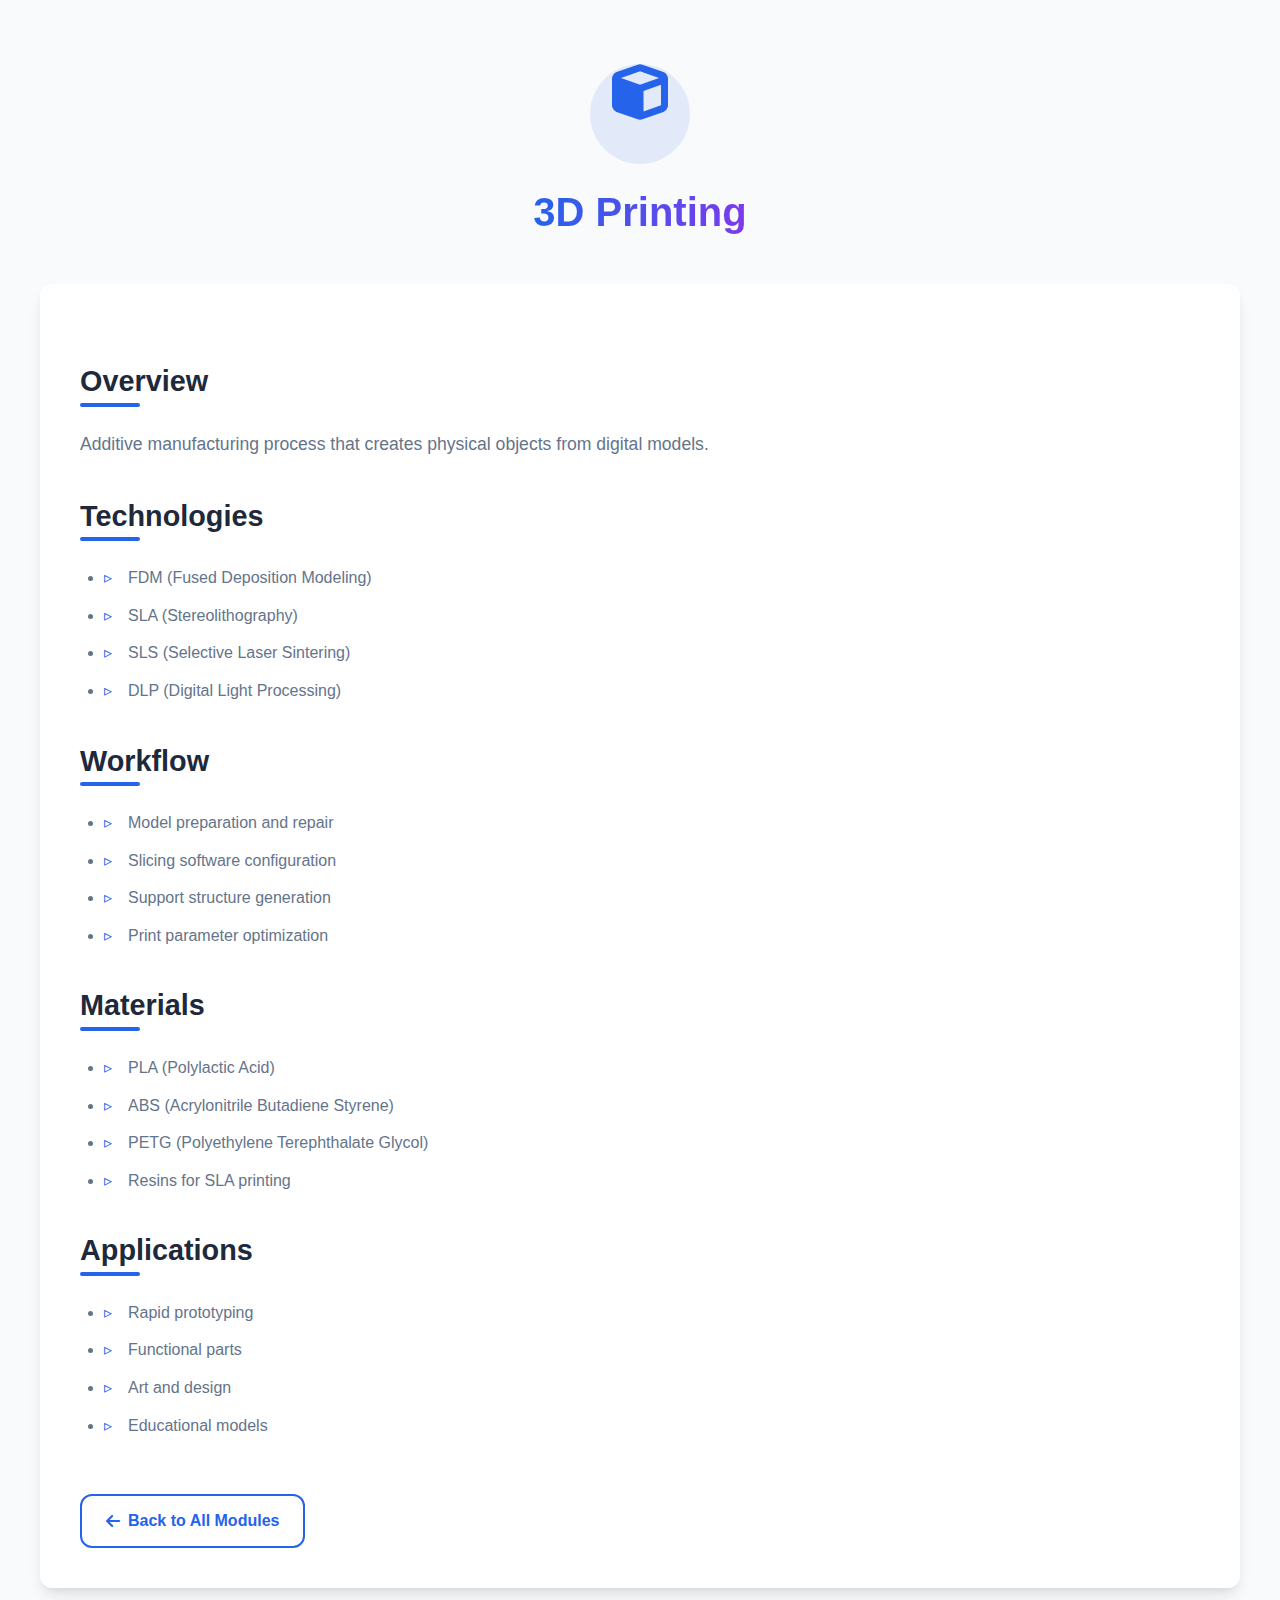
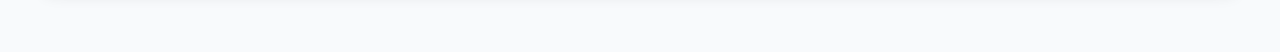
<file: 3d-printing.html>
<!DOCTYPE html>
<html lang="en">
<head>
    <meta charset="UTF-8">
    <meta name="viewport" content="width=device-width, initial-scale=1.0">
    <title>3D Printing Module | Digital FABLAB</title>
    <link rel="stylesheet" href="styles.css">
    <link href="https://cdnjs.cloudflare.com/ajax/libs/font-awesome/6.0.0/css/all.min.css" rel="stylesheet">
    <!-- Same head content -->
</head>
<body>
    <!-- Same navbar -->

    <section class="course-detail">
        <div class="container">
            <div class="course-header">
                <i class="fas fa-cube course-icon"></i>
                <h1>3D Printing</h1>
            </div>
            
            <div class="course-content">
                <h2>Overview</h2>
                <p>Additive manufacturing process that creates physical objects from digital models.</p>
                
                <h2>Technologies</h2>
                <ul>
                    <li>FDM (Fused Deposition Modeling)</li>
                    <li>SLA (Stereolithography)</li>
                    <li>SLS (Selective Laser Sintering)</li>
                    <li>DLP (Digital Light Processing)</li>
                </ul>
                
                <h2>Workflow</h2>
                <ul>
                    <li>Model preparation and repair</li>
                    <li>Slicing software configuration</li>
                    <li>Support structure generation</li>
                    <li>Print parameter optimization</li>
                </ul>
                
                <h2>Materials</h2>
                <ul>
                    <li>PLA (Polylactic Acid)</li>
                    <li>ABS (Acrylonitrile Butadiene Styrene)</li>
                    <li>PETG (Polyethylene Terephthalate Glycol)</li>
                    <li>Resins for SLA printing</li>
                </ul>
                
                <h2>Applications</h2>
                <ul>
                    <li>Rapid prototyping</li>
                    <li>Functional parts</li>
                    <li>Art and design</li>
                    <li>Educational models</li>
                </ul>
                
                <a href="index.html#courses" class="back-button"><i class="fas fa-arrow-left"></i> Back to All Modules</a>
            </div>
        </div>
    </section>

    <!-- Same footer -->
</body>
</html>
</file>
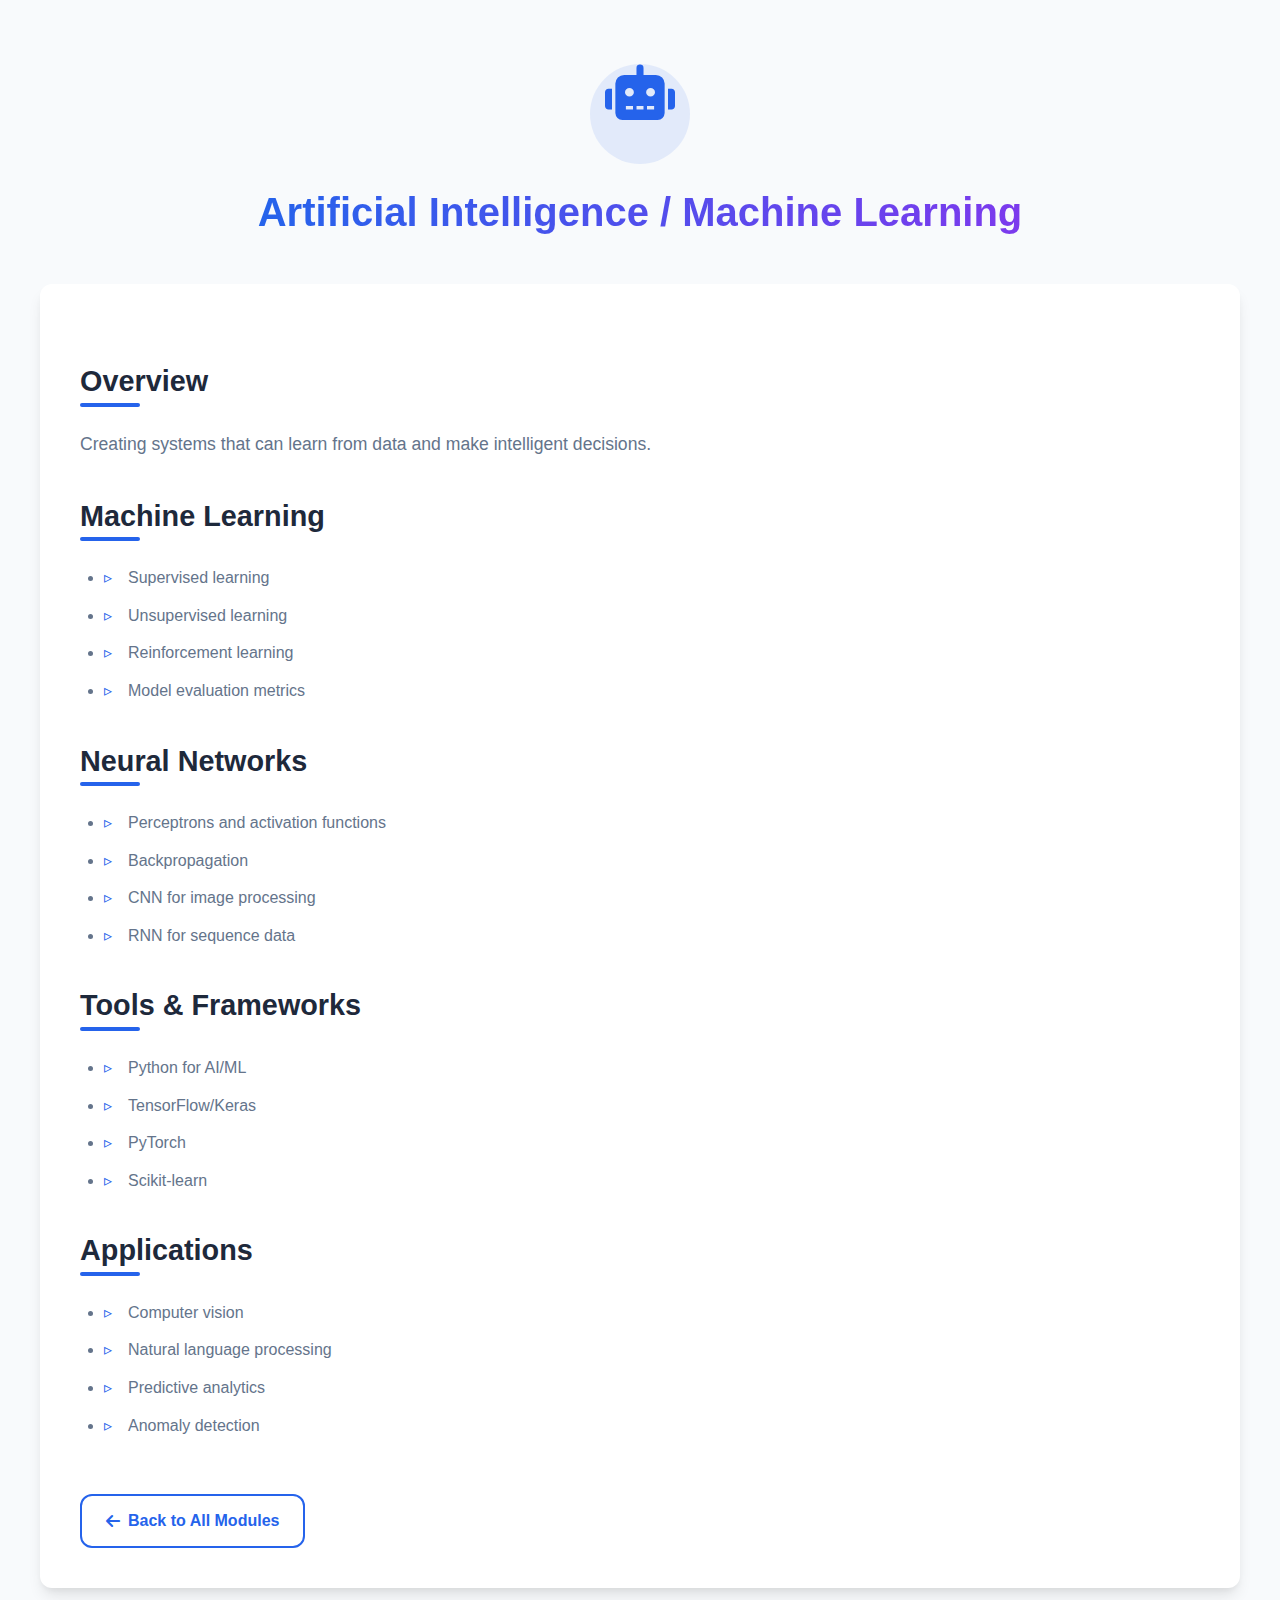
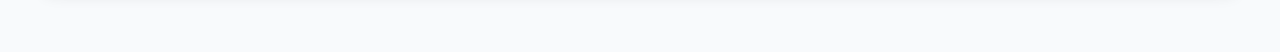
<file: ai-ml.html>
<!DOCTYPE html>
<html lang="en">
<head>
    <meta charset="UTF-8">
    <meta name="viewport" content="width=device-width, initial-scale=1.0">
    <title>AI/ML Module | Digital FABLAB</title>
    <link rel="stylesheet" href="styles.css">
    <link href="https://cdnjs.cloudflare.com/ajax/libs/font-awesome/6.0.0/css/all.min.css" rel="stylesheet">
    <!-- Same head content -->
</head>
<body>
    <!-- Same navbar -->

    <section class="course-detail">
        <div class="container">
            <div class="course-header">
                <i class="fas fa-robot course-icon"></i>
                <h1>Artificial Intelligence / Machine Learning</h1>
            </div>
            
            <div class="course-content">
                <h2>Overview</h2>
                <p>Creating systems that can learn from data and make intelligent decisions.</p>
                
                <h2>Machine Learning</h2>
                <ul>
                    <li>Supervised learning</li>
                    <li>Unsupervised learning</li>
                    <li>Reinforcement learning</li>
                    <li>Model evaluation metrics</li>
                </ul>
                
                <h2>Neural Networks</h2>
                <ul>
                    <li>Perceptrons and activation functions</li>
                    <li>Backpropagation</li>
                    <li>CNN for image processing</li>
                    <li>RNN for sequence data</li>
                </ul>
                
                <h2>Tools & Frameworks</h2>
                <ul>
                    <li>Python for AI/ML</li>
                    <li>TensorFlow/Keras</li>
                    <li>PyTorch</li>
                    <li>Scikit-learn</li>
                </ul>
                
                <h2>Applications</h2>
                <ul>
                    <li>Computer vision</li>
                    <li>Natural language processing</li>
                    <li>Predictive analytics</li>
                    <li>Anomaly detection</li>
                </ul>
                
                <a href="index.html#courses" class="back-button"><i class="fas fa-arrow-left"></i> Back to All Modules</a>
            </div>
        </div>
    </section>

    <!-- Same footer -->
</body>
</html>
</file>
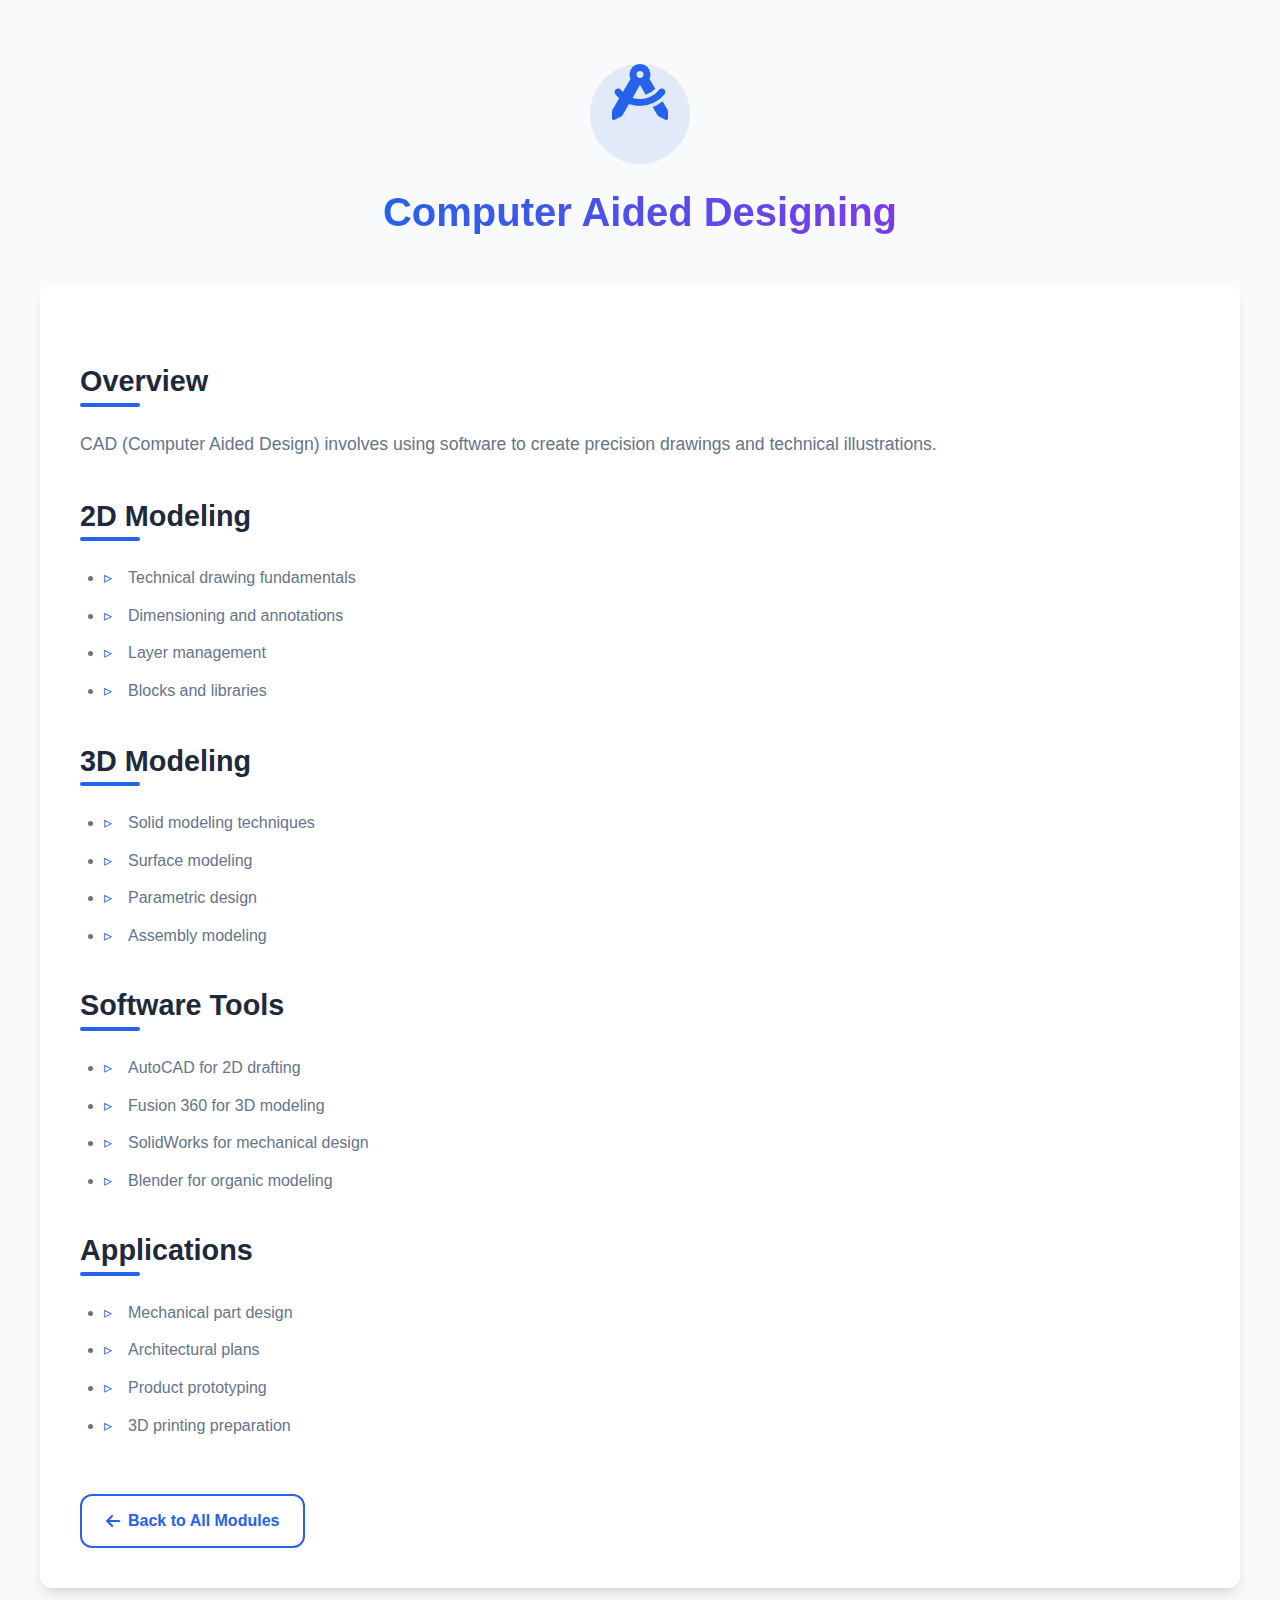
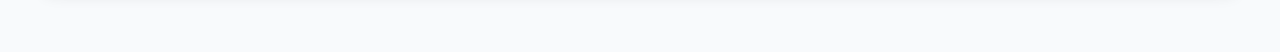
<file: cad-design.html>
<!DOCTYPE html>
<html lang="en">
<head>
    <meta charset="UTF-8">
    <meta name="viewport" content="width=device-width, initial-scale=1.0">
    <title>CAD Design Module | Digital FABLAB</title>
    <link rel="stylesheet" href="styles.css">
    <link href="https://cdnjs.cloudflare.com/ajax/libs/font-awesome/6.0.0/css/all.min.css" rel="stylesheet">
    <!-- Same head content as web-development.html -->
</head>
<body>
    <!-- Same navbar as web-development.html -->

    <section class="course-detail">
        <div class="container">
            <div class="course-header">
                <i class="fas fa-drafting-compass course-icon"></i>
                <h1>Computer Aided Designing</h1>
            </div>
            
            <div class="course-content">
                <h2>Overview</h2>
                <p>CAD (Computer Aided Design) involves using software to create precision drawings and technical illustrations.</p>
                
                <h2>2D Modeling</h2>
                <ul>
                    <li>Technical drawing fundamentals</li>
                    <li>Dimensioning and annotations</li>
                    <li>Layer management</li>
                    <li>Blocks and libraries</li>
                </ul>
                
                <h2>3D Modeling</h2>
                <ul>
                    <li>Solid modeling techniques</li>
                    <li>Surface modeling</li>
                    <li>Parametric design</li>
                    <li>Assembly modeling</li>
                </ul>
                
                <h2>Software Tools</h2>
                <ul>
                    <li>AutoCAD for 2D drafting</li>
                    <li>Fusion 360 for 3D modeling</li>
                    <li>SolidWorks for mechanical design</li>
                    <li>Blender for organic modeling</li>
                </ul>
                
                <h2>Applications</h2>
                <ul>
                    <li>Mechanical part design</li>
                    <li>Architectural plans</li>
                    <li>Product prototyping</li>
                    <li>3D printing preparation</li>
                </ul>
                
                <a href="index.html#courses" class="back-button"><i class="fas fa-arrow-left"></i> Back to All Modules</a>
            </div>
        </div>
    </section>

    <!-- Same footer -->
</body>
</html>
</file>
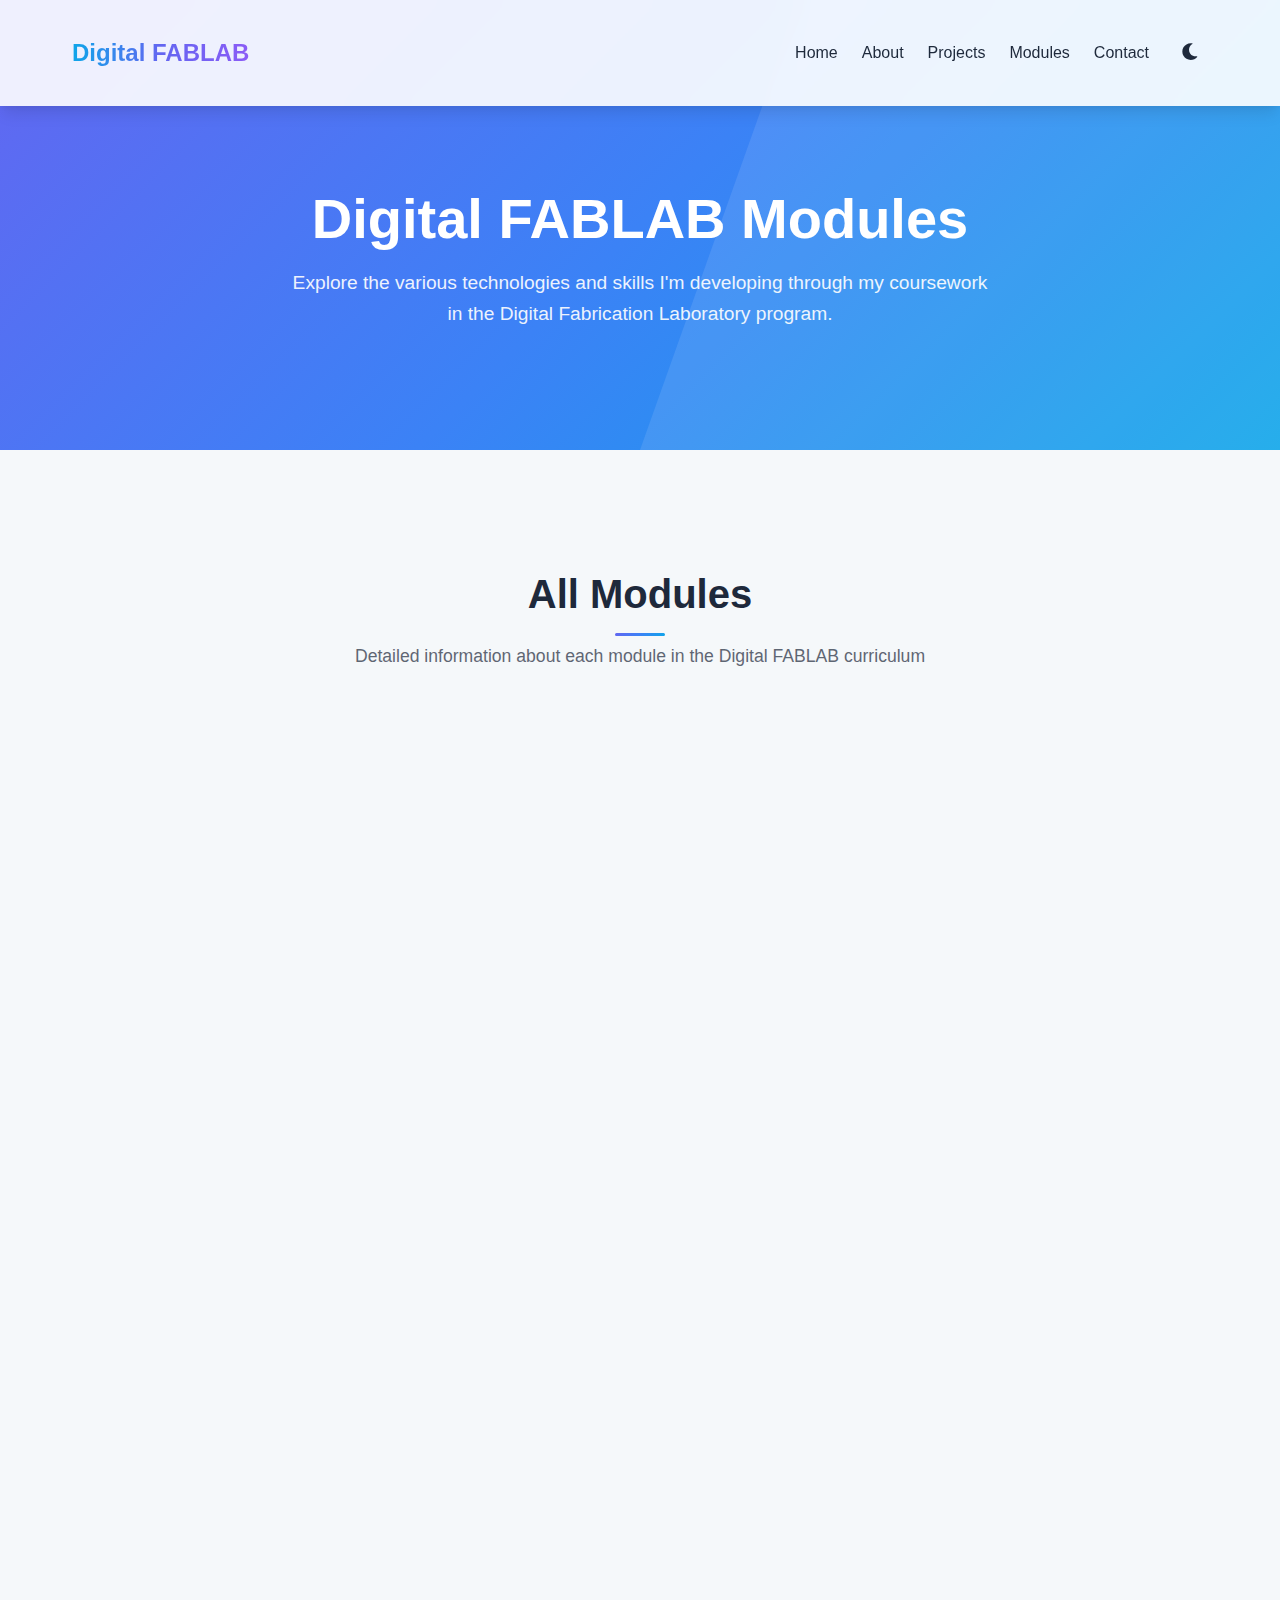
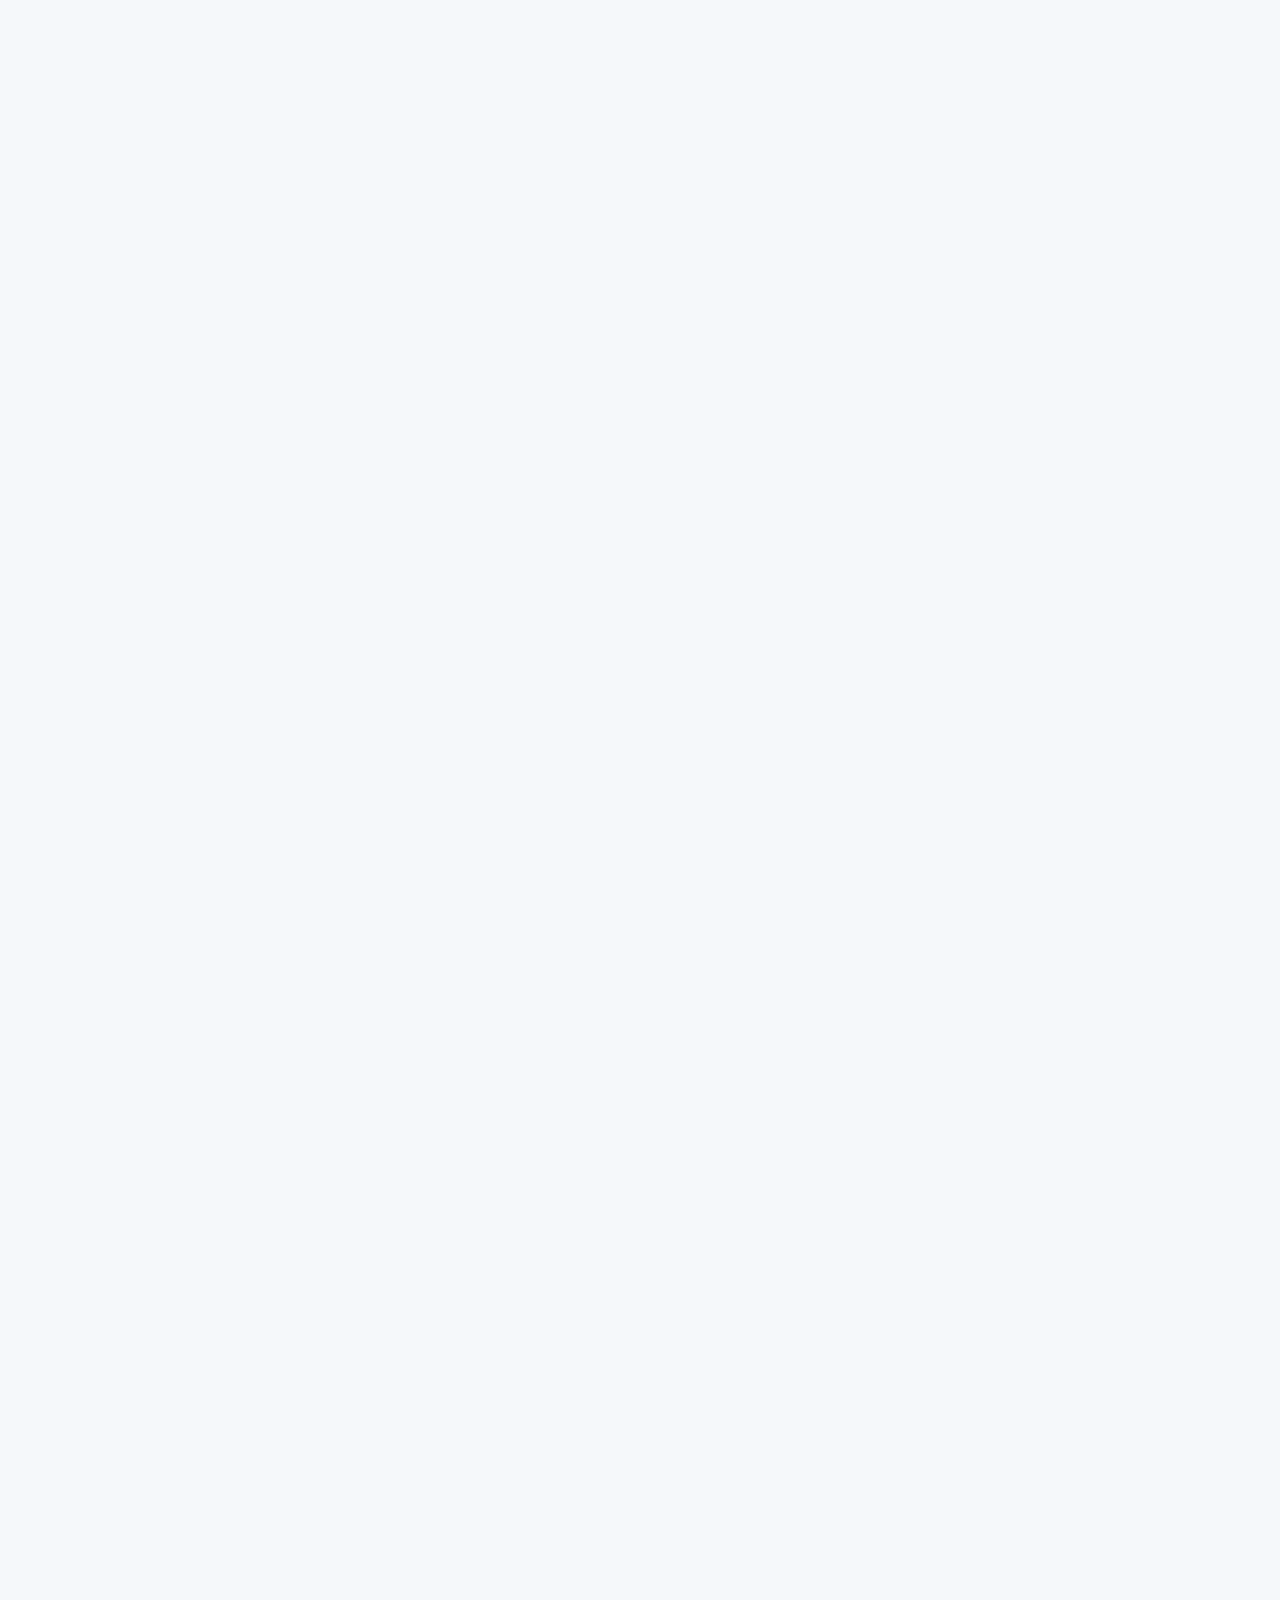
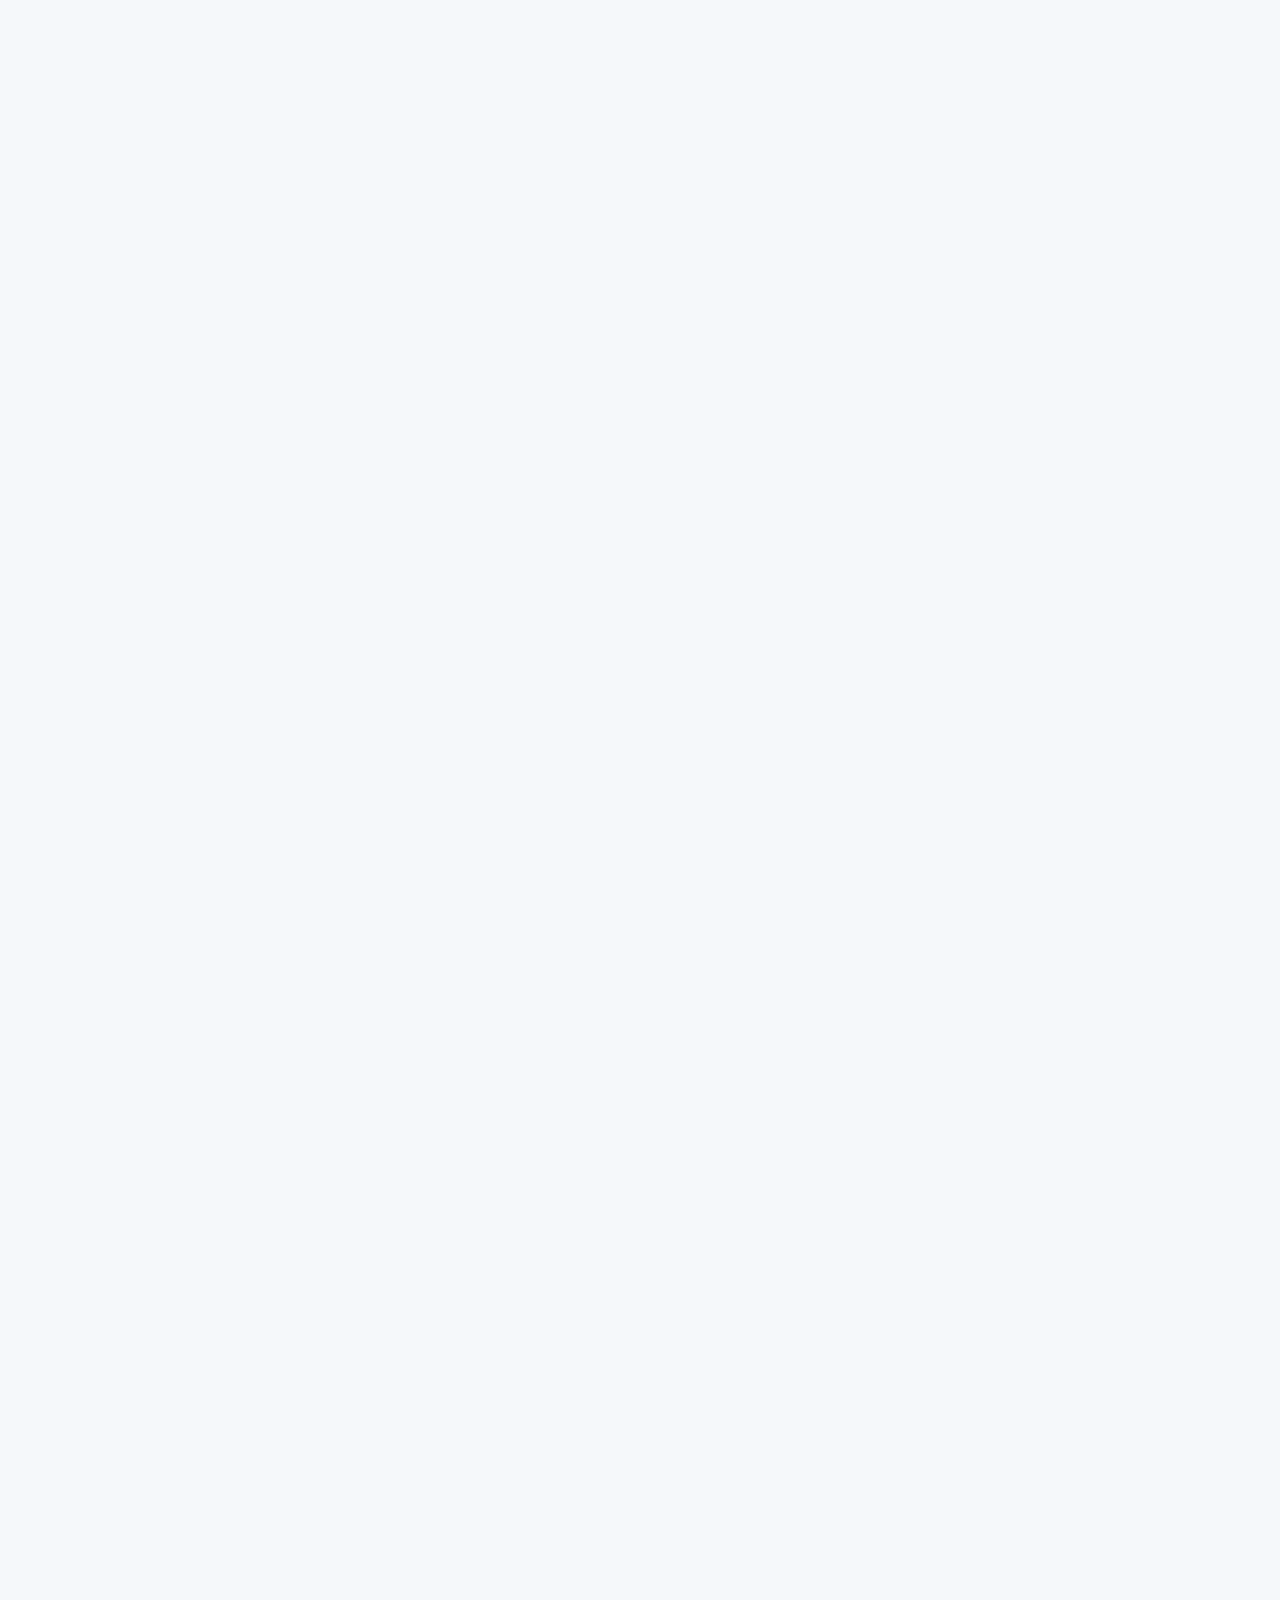
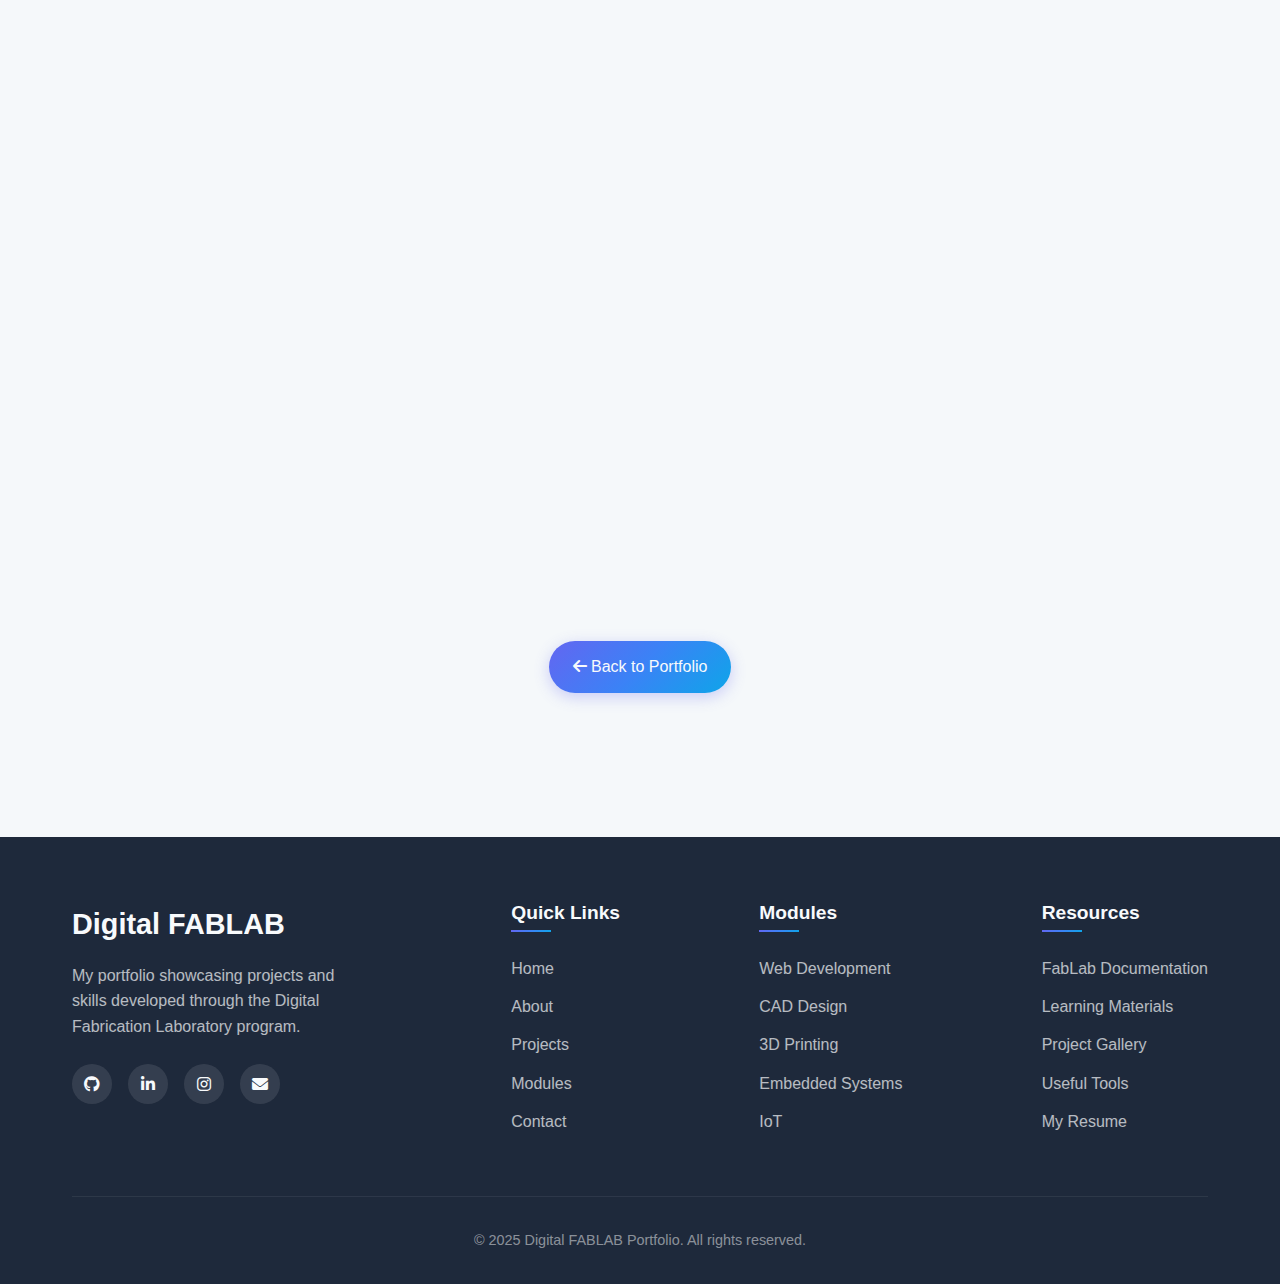
<file: courses.html>
<!DOCTYPE html>
<html lang="en">
<head>
    <meta charset="UTF-8">
    <meta name="viewport" content="width=device-width, initial-scale=1.0">
    <title>Digital FABLAB - Courses</title>
    <!-- <link href="https://cdnjs.cloudflare.com/ajax/libs/font-awesome/6.0.0/css/all.min.css" rel="stylesheet"> -->
    <link rel="stylesheet" href="styles.css">
    <link href="https://cdnjs.cloudflare.com/ajax/libs/font-awesome/6.0.0/css/all.min.css" rel="stylesheet">
    <style>
        :root {
            --primary-color: #0ea5e9;
            --secondary-color: #6366f1;
            --tertiary-color: #8b5cf6;
            --dark-color: #1e293b;
            --light-color: #f8fafc;
            --bg-color: #f5f8fa;
            --card-bg: #ffffff;
            --shadow: 0 10px 15px -3px rgba(0, 0, 0, 0.1), 0 4px 6px -2px rgba(0, 0, 0, 0.05);
            --hover-shadow: 0 20px 25px -5px rgba(0, 0, 0, 0.1), 0 10px 10px -5px rgba(0, 0, 0, 0.04);
            --primary-gradient: linear-gradient(135deg, #6366f1, #3b82f6, #0ea5e9);
            --secondary-gradient: linear-gradient(135deg, #8b5cf6, #6366f1, #3b82f6);
            --text-gradient: linear-gradient(to right, #0ea5e9, #6366f1, #8b5cf6);
        }
        
        /* Dark mode variables */
        .dark-mode {
            --dark-color: #f8fafc;
            --light-color: #1e293b;
            --bg-color: #0f172a;
            --card-bg: #1e293b;
            --shadow: 0 10px 15px -3px rgba(0, 0, 0, 0.3), 0 4px 6px -2px rgba(0, 0, 0, 0.2);
            --hover-shadow: 0 20px 25px -5px rgba(0, 0, 0, 0.3), 0 10px 10px -5px rgba(0, 0, 0, 0.2);
        }
        
        * {
            margin: 0;
            padding: 0;
            box-sizing: border-box;
            font-family: 'Poppins', 'Segoe UI', Tahoma, Geneva, Verdana, sans-serif;
            transition: background-color 0.3s ease, color 0.3s ease;
        }
        
        body {
            background-color: var(--bg-color);
            color: var(--dark-color);
            line-height: 1.6;
            overflow-x: hidden;
        }
        
        h1, h2, h3, h4, h5, h6 {
            font-weight: 700;
            line-height: 1.2;
        }
        
        .container {
            max-width: 1200px;
            margin: 0 auto;
            padding: 0 2rem;
        }
        
        /* Navbar */
        .navbar {
            position: fixed;
            top: 0;
            left: 0;
            width: 100%;
            background-color: rgba(255, 255, 255, 0.9);
            backdrop-filter: blur(10px);
            -webkit-backdrop-filter: blur(10px);
            box-shadow: var(--shadow);
            z-index: 1000;
            transition: all 0.3s ease;
        }
        
        .dark-mode .navbar {
            background-color: rgba(30, 41, 59, 0.9);
        }
        
        .nav-container {
            display: flex;
            justify-content: space-between;
            align-items: center;
            padding: 1rem 2rem;
        }
        
        .nav-logo {
            font-weight: 700;
            font-size: 1.5rem;
            background-image: var(--text-gradient);
            -webkit-background-clip: text;
            background-clip: text;
            color: transparent;
            text-decoration: none;
        }
        
        .nav-menu {
            display: flex;
            gap: 1.5rem;
            align-items: center;
        }
        
        .nav-link {
            text-decoration: none;
            color: var(--dark-color);
            font-weight: 500;
            position: relative;
            transition: all 0.3s ease;
        }
        
        .dark-mode .nav-link {
            color: var(--light-color);
        }
        
        .nav-link::after {
            content: '';
            position: absolute;
            width: 0;
            height: 2px;
            bottom: -5px;
            left: 0;
            background-image: var(--primary-gradient);
            transition: width 0.3s ease;
        }
        
        .nav-link:hover {
            color: var(--primary-color);
        }
        
        .nav-link:hover::after {
            width: 100%;
        }
        
        .dark-mode-toggle {
            background: none;
            border: none;
            color: var(--dark-color);
            font-size: 1.2rem;
            cursor: pointer;
            padding: 0.5rem;
            border-radius: 50%;
            transition: all 0.3s ease;
        }
        
        .dark-mode .dark-mode-toggle {
            color: var(--light-color);
        }
        
        .dark-mode-toggle:hover {
            background-color: rgba(99, 102, 241, 0.1);
        }
        
        /* Hero Section */
        .courses-hero {
            padding-top: 6rem;
            min-height: 50vh;
            display: flex;
            align-items: center;
            position: relative;
            overflow: hidden;
            background-image: var(--primary-gradient);
            color: white;
            text-align: center;
        }
        
        .courses-hero::before {
            content: '';
            position: absolute;
            top: 0;
            right: 0;
            width: 50%;
            height: 100%;
            background-color: rgba(255, 255, 255, 0.1);
            clip-path: polygon(25% 0%, 100% 0%, 100% 100%, 0% 100%);
            z-index: 0;
        }
        
        .courses-hero-content {
            width: 100%;
            position: relative;
            z-index: 1;
        }
        
        .courses-hero-heading {
            font-size: 3.5rem;
            margin-bottom: 1rem;
        }
        
        .courses-hero-subtitle {
            font-size: 1.2rem;
            opacity: 0.9;
            max-width: 700px;
            margin: 0 auto 2rem;
        }
        
        /* Courses Section */
        .courses-section {
            padding: 5rem 0;
        }
        
        .section-header {
            text-align: center;
            margin-bottom: 4rem;
        }
        
        .section-title {
            font-size: 2.5rem;
            margin-bottom: 1rem;
            position: relative;
            display: inline-block;
        }
        
        .section-title::after {
            content: '';
            position: absolute;
            left: 50%;
            bottom: -10px;
            transform: translateX(-50%);
            width: 50px;
            height: 3px;
            background-image: var(--primary-gradient);
        }
        
        .section-subtitle {
            font-size: 1.1rem;
            color: var(--dark-color);
            opacity: 0.7;
            max-width: 600px;
            margin: 0 auto;
        }
        
        .dark-mode .section-subtitle {
            color: var(--light-color);
            opacity: 0.9;
        }
        
        .courses-grid {
            display: grid;
            grid-template-columns: repeat(auto-fill, minmax(350px, 1fr));
            gap: 2rem;
            margin-top: 4rem;
        }
        
        .course-card {
            background-color: var(--card-bg);
            border-radius: 10px;
            overflow: hidden;
            box-shadow: var(--shadow);
            transition: transform 0.3s ease, box-shadow 0.3s ease;
            position: relative;
        }
        
        .course-card:hover {
            transform: translateY(-10px);
            box-shadow: var(--hover-shadow);
        }
        
        .course-header {
            padding: 2rem;
            background-image: var(--primary-gradient);
            color: var(--light-color);
            position: relative;
            overflow: hidden;
        }
        
        .course-header::before {
            content: '';
            position: absolute;
            top: -50%;
            right: -50%;
            width: 100%;
            height: 100%;
            background-color: rgba(255, 255, 255, 0.1);
            transform: rotate(45deg);
        }
        
        .course-header h3 {
            position: relative;
            z-index: 1;
            font-size: 1.5rem;
        }
        
        .coming-soon .course-header {
            background-image: var(--secondary-gradient);
        }
        
        .coming-soon::after {
            content: "Coming Soon";
            position: absolute;
            top: 1rem;
            right: 1rem;
            background-color: var(--light-color);
            color: var(--primary-color);
            padding: 0.3rem 0.8rem;
            border-radius: 50px;
            font-size: 0.8rem;
            font-weight: bold;
            z-index: 2;
            box-shadow: var(--shadow);
        }
        
        .course-icon {
            font-size: 2rem;
            margin-bottom: 1rem;
        }
        
        .course-content {
            padding: 2rem;
        }
        
        .course-content p {
            margin-bottom: 1.5rem;
            color: var(--dark-color);
            opacity: 0.8;
        }
        
        .dark-mode .course-content p {
            color: var(--light-color);
        }
        
        .course-content h4 {
            color: var(--primary-color);
            margin-bottom: 1rem;
        }
        
        .course-content ul {
            list-style-type: none;
            margin-bottom: 1.5rem;
        }
        
        .course-content li {
            margin-bottom: 0.5rem;
            position: relative;
            padding-left: 1.5rem;
            color: var(--dark-color);
            opacity: 0.9;
        }
        
        .dark-mode .course-content li {
            color: var(--light-color);
        }
        
        .course-content li::before {
            content: '•';
            position: absolute;
            left: 0;
            color: var(--primary-color);
            font-weight: bold;
        }
        
        .back-button {
            display: inline-block;
            margin-top: 2rem;
            padding: 0.8rem 1.5rem;
            background-image: var(--primary-gradient);
            color: var(--light-color);
            border-radius: 50px;
            text-decoration: none;
            font-weight: 500;
            transition: all 0.3s ease;
            border: none;
            cursor: pointer;
            box-shadow: 0 4px 15px rgba(99, 102, 241, 0.3);
        }
        
        .back-button:hover {
            transform: translateY(-3px);
            box-shadow: 0 8px 20px rgba(99, 102, 241, 0.5);
        }
        
        /* Footer */
        footer {
            background-color: var(--dark-color);
            color: var(--light-color);
            padding: 4rem 0 2rem;
        }
        
        .dark-mode footer {
            background-color: #0f172a;
        }
        
        .footer-content {
            display: flex;
            justify-content: space-between;
            margin-bottom: 3rem;
        }
        
        .footer-logo {
            font-size: 1.8rem;
            font-weight: 700;
            margin-bottom: 1rem;
        }
        
        .footer-description {
            max-width: 300px;
            opacity: 0.7;
            margin-bottom: 1.5rem;
        }
        
        .footer-title {
            font-size: 1.2rem;
            margin-bottom: 1.5rem;
            position: relative;
            padding-bottom: 0.5rem;
        }
        
        .footer-title::after {
            content: '';
            position: absolute;
            bottom: 0;
            left: 0;
            width: 40px;
            height: 2px;
            background-image: var(--primary-gradient);
        }
        
        .footer-links {
            list-style-type: none;
        }
        
        .footer-links li {
            margin-bottom: 0.8rem;
        }
        
        .footer-links a {
            color: var(--light-color);
            opacity: 0.7;
            text-decoration: none;
            transition: all 0.3s ease;
        }
        
        .footer-links a:hover {
            opacity: 1;
            color: var(--primary-color);
        }
        
        .social-icons {
            display: flex;
            gap: 1rem;
        }
        
        .social-icon {
            width: 40px;
            height: 40px;
            border-radius: 50%;
            background-color: rgba(255, 255, 255, 0.1);
            display: flex;
            align-items: center;
            justify-content: center;
            color: var(--light-color);
            transition: all 0.3s ease;
            text-decoration: none;
        }
        
        .social-icon:hover {
            background-image: var(--primary-gradient);
            transform: translateY(-3px);
        }
        
        .copyright {
            text-align: center;
            padding-top: 2rem;
            border-top: 1px solid rgba(255, 255, 255, 0.1);
            font-size: 0.9rem;
            opacity: 0.7;
        }
        
        /* Responsive Design */
        @media (max-width: 768px) {
            .nav-container {
                flex-direction: column;
                gap: 1rem;
            }
            
            .courses-hero-heading {
                font-size: 2.5rem;
            }
            
            .courses-grid {
                grid-template-columns: 1fr;
            }
            
            .footer-content {
                flex-direction: column;
                gap: 2rem;
            }
        }
        
        /* Animations */
        @keyframes fadeIn {
            from {
                opacity: 0;
                transform: translateY(20px);
            }
            to {
                opacity: 1;
                transform: translateY(0);
            }
        }
        
        .fade-in {
            animation: fadeIn 1s ease-out forwards;
        }
        
        /* Delay classes for staggered animations */
        .delay-1 {
            animation-delay: 0.2s;
        }
        
        .delay-2 {
            animation-delay: 0.4s;
        }
        
        .delay-3 {
            animation-delay: 0.6s;
        }
        
        .delay-4 {
            animation-delay: 0.8s;
        }
    </style>
</head>
<body>
    <nav class="navbar">
        <div class="container nav-container">
            <a href="index.html" class="nav-logo">Digital FABLAB</a>
            <div class="nav-menu">
                <a href="index.html#home" class="nav-link">Home</a>
                <a href="index.html#about" class="nav-link">About</a>
                <a href="index.html#projects" class="nav-link">Projects</a>
                <a href="courses.html" class="nav-link">Modules</a>
                <a href="index.html#contact" class="nav-link">Contact</a>
                <button class="dark-mode-toggle" id="darkModeToggle">
                    <i class="fas fa-moon"></i>
                </button>
            </div>
        </div>
    </nav>
    
    <section class="courses-hero">
        <div class="container">
            <div class="courses-hero-content fade-in">
                <h1 class="courses-hero-heading">Digital FABLAB Modules</h1>
                <p class="courses-hero-subtitle">Explore the various technologies and skills I'm developing through my coursework in the Digital Fabrication Laboratory program.</p>
            </div>
        </div>
    </section>
    
    <section class="courses-section">
        <div class="container">
            <div class="section-header">
                <h2 class="section-title">All Modules</h2>
                <p class="section-subtitle">Detailed information about each module in the Digital FABLAB curriculum</p>
            </div>
            <div class="courses-grid">
                <!-- Web Development -->
                <div class="course-card fade-in">
                    <div class="course-header">
                        <i class="fas fa-code course-icon"></i>
                        <h3>Web Development</h3>
                    </div>
                    <div class="course-content">
                        <p>Currently learning the foundations of web development to create interactive and responsive websites.</p>
                        <h4>Key Skills:</h4>
                        <ul>
                            <li>HTML - Structure and semantics</li>
                            <li>CSS - Styling and layouts</li>
                            <li>JavaScript - Interactivity</li>
                        </ul>
                        <h4>HTML (HyperText Markup Language)</h4>
                        <p>HTML is the standard markup language for creating web pages. It defines the structure and content of web pages using various elements and tags.</p>
                        <ul>
                            <li>Semantic HTML elements</li>
                            <li>Forms and input types</li>
                            <li>Multimedia integration</li>
                            <li>Document structure</li>
                        </ul>
                        
                        <h4>CSS (Cascading Style Sheets)</h4>
                        <p>CSS is a style sheet language used for describing the presentation of a document written in HTML. It controls the layout, colors, and visual appearance of web pages.</p>
                        <ul>
                            <li>Box model and layout</li>
                            <li>Flexbox and Grid systems</li>
                            <li>Responsive design</li>
                            <li>Animations and transitions</li>
                            <li>CSS variables and custom properties</li>
                        </ul>
                        
                        <h4>JavaScript</h4>
                        <p>JavaScript is a programming language that enables interactive web pages and is an essential part of web applications.</p>
                        <ul>
                            <li>DOM manipulation</li>
                            <li>Event handling</li>
                            <li>Asynchronous programming</li>
                            <li>API integration</li>
                        </ul>
                    </div>
                </div>
                
                <!-- Computer Aided Designing -->
                <div class="course-card fade-in delay-1">
                    <div class="course-header">
                        <i class="fas fa-drafting-compass course-icon"></i>
                        <h3>Computer Aided Designing</h3>
                    </div>
                    <div class="course-content">
                        <p>Learn to create digital designs for manufacturing using professional CAD software.</p>
                        <h4>Key Skills:</h4>
                        <ul>
                            <li>2D & 3D modeling</li>
                            <li>Technical drawing</li>
                            <li>Design optimization</li>
                        </ul>
                        <p>Computer Aided Design (CAD) is the use of computer systems to assist in the creation, modification, analysis, or optimization of a design.</p>
                        <ul>
                            <li>Creating parametric models</li>
                            <li>Assembly design and constraints</li>
                            <li>Material properties and analysis</li>
                            <li>Blueprint and documentation generation</li>
                            <li>Integration with manufacturing processes</li>
                        </ul>
                    </div>
                </div>
                
                <!-- Computer Aided Cutting -->
                <div class="course-card fade-in delay-2">
                    <div class="course-header">
                        <i class="fas fa-cut course-icon"></i>
                        <h3>Computer Aided Cutting</h3>
                    </div>
                    <div class="course-content">
                        <p>Master precision cutting using computer-controlled machines for various materials.</p>
                        <h4>Key Skills:</h4>
                        <ul>
                            <li>Laser cutting</li>
                            <li>CNC machining</li>
                            <li>Toolpath creation</li>
                        </ul>
                        <p>Computer Aided Cutting involves using computer-controlled machines to precisely cut materials for manufacturing and prototyping.</p>
                        <ul>
                            <li>Laser cutting techniques for various materials</li>
                            <li>CNC router operation and programming</li>
                            <li>Vinyl cutting for signage and electronics</li>
                            <li>Toolpath generation and optimization</li>
                            <li>Material selection and preparation</li>
                        </ul>
                    </div>
                </div>
                
                <!-- 3D Printing -->
                <div class="course-card fade-in delay-3">
                    <div class="course-header">
                        <i class="fas fa-cube course-icon"></i>
                        <h3>3D Printing</h3>
                    </div>
                    <div class="course-content">
                        <p>Explore additive manufacturing technologies to create three-dimensional objects.</p>
                        <h4>Key Skills:</h4>
                        <ul>
                            <li>FDM printing</li>
                            <li>SLA printing</li>
                            <li>Model preparation</li>
                        </ul>
                        <p>3D printing or additive manufacturing is the construction of a three-dimensional object from a CAD model or a digital 3D model.</p>
                        <ul>
                            <li>Fused Deposition Modeling (FDM) technology</li>
                            <li>Stereolithography (SLA) printing</li>
                            <li>Model slicing and support generation</li>
                            <li>Material properties and selection</li>
                            <li>Post-processing techniques</li>
                        </ul>
                    </div>
                </div>
                
                <!-- Embedded Systems -->
                <div class="course-card fade-in">
                    <div class="course-header">
                        <i class="fas fa-microchip course-icon"></i>
                        <h3>Embedded Systems</h3>
                    </div>
                    <div class="course-content">
                        <p>Develop skills to create smart devices with microcontrollers and sensors.</p>
                        <h4>Key Skills:</h4>
                        <ul>
                            <li>Arduino programming</li>
                            <li>Sensor integration</li>
                            <li>IoT applications</li>
                        </ul>
                        <p>Embedded systems are computer systems with a dedicated function within a larger mechanical or electrical system.</p>
                        <ul>
                            <li>Microcontroller programming (Arduino, ESP32)</li>
                            <li>Sensor integration and data acquisition</li>
                            <li>Wireless communication (Bluetooth, WiFi)</li>
                            <li>Power management for embedded devices</li>
                            <li>IoT cloud integration</li>
                        </ul>
                    </div>
                </div>
                
                <!-- PCB Design -->
                <div class="course-card fade-in delay-1">
                    <div class="course-header">
                        <i class="fas fa-project-diagram course-icon"></i>
                        <h3>PCB Design</h3>
                    </div>
                    <div class="course-content">
                        <p>Learn to design and fabricate printed circuit boards for electronic projects.</p>
                        <h4>Key Skills:</h4>
                        <ul>
                            <li>Schematic design</li>
                            <li>PCB layout</li>
                            <li>Manufacturing process</li>
                        </ul>
                        <p>Printed circuit board (PCB) design brings your electronic circuits to life in physical form.</p>
                        <ul>
                            <li>Schematic capture and component selection</li>
                            <li>PCB layout and routing techniques</li>
                            <li>Design for manufacturability (DFM)</li>
                            <li>PCB fabrication methods</li>
                            <li>Surface mount technology (SMT)</li>
                        </ul>
                    </div>
                </div>
                
                <!-- IoT -->
                <div class="course-card fade-in delay-2">
                    <div class="course-header">
                        <i class="fas fa-wifi course-icon"></i>
                        <h3>Internet of Things</h3>
                    </div>
                    <div class="course-content">
                        <p>Connect physical devices to the internet to collect and exchange data.</p>
                        <h4>Key Skills:</h4>
                        <ul>
                            <li>Sensor networks</li>
                            <li>Wireless communication</li>
                            <li>Cloud integration</li>
                        </ul>
                        <p>The Internet of Things (IoT) refers to the network of physical objects embedded with sensors, software, and other technologies to connect and exchange data.</p>
                        <ul>
                            <li>IoT architectures and protocols</li>
                            <li>Edge computing and fog computing</li>
                            <li>Data analytics for IoT</li>
                            <li>Security in IoT systems</li>
                            <li>Cloud platforms for IoT</li>
                        </ul>
                    </div>
                </div>
                
                <!-- Java -->
                <div class="course-card fade-in delay-3">
                    <div class="course-header">
                        <i class="fab fa-java course-icon"></i>
                        <h3>Java Programming</h3>
                    </div>
                    <div class="course-content">
                        <p>Learn object-oriented programming with Java for applications and systems.</p>
                        <h4>Key Skills:</h4>
                        <ul>
                            <li>Object-oriented concepts</li>
                            <li>Data structures</li>
                            <li>Application development</li>
                        </ul>
                        <p>Java is a high-level, class-based, object-oriented programming language designed to have as few implementation dependencies as possible.</p>
                        <ul>
                            <li>Java syntax and fundamentals</li>
                            <li>Object-oriented programming principles</li>
                            <li>Collections framework</li>
                            <li>Exception handling</li>
                            <li>Multithreading</li>
                        </ul>
                    </div>
                </div>
                
                <!-- Networking -->
                <div class="course-card fade-in">
                    <div class="course-header">
                        <i class="fas fa-network-wired course-icon"></i>
                        <h3>Networking</h3>
                    </div>
                    <div class="course-content">
                        <p>Understand computer networks and communication protocols.</p>
                        <h4>Key Skills:</h4>
                        <ul>
                            <li>Network architectures</li>
                            <li>Protocols and standards</li>
                            <li>Security fundamentals</li>
                        </ul>
                        <p>Computer networking is the practice of interfacing two or more computing devices to share data.</p>
                        <ul>
                            <li>OSI and TCP/IP models</li>
                            <li>IP addressing and subnetting</li>
                            <li>Routing and switching</li>
                            <li>Network security principles</li>
                            <li>Wireless networking</li>
                        </ul>
                    </div>
                </div>
                
                <!-- AI/ML -->
                <div class="course-card coming-soon fade-in delay-1">
                    <div class="course-header">
                        <i class="fas fa-robot course-icon"></i>
                        <h3>AI/ML</h3>
                    </div>
                    <div class="course-content">
                        <p>Introduction to artificial intelligence and machine learning concepts.</p>
                        <h4>Key Skills:</h4>
                        <ul>
                            <li>Machine learning algorithms</li>
                            <li>Neural networks</li>
                            <li>Data preprocessing</li>
                        </ul>
                        <p>Artificial intelligence (AI) and machine learning (ML) involve creating systems that can learn from and make decisions based on data.</p>
                        <ul>
                            <li>Supervised and unsupervised learning</li>
                            <li>Neural networks and deep learning</li>
                            <li>Natural language processing</li>
                            <li>Computer vision</li>
                            <li>Model evaluation and optimization</li>
                        </ul>
                    </div>
                </div>
            </div>
            <div style="text-align: center;">
                <a href="index.html" class="back-button"><i class="fas fa-arrow-left"></i> Back to Portfolio</a>
            </div>
        </div>
    </section>
    
    <!-- Footer -->
    <footer>
        <div class="container">
            <div class="footer-content">
                <div class="footer-about">
                    <div class="footer-logo">Digital FABLAB</div>
                    <p class="footer-description">
                        My portfolio showcasing projects and skills developed through the Digital Fabrication Laboratory program.
                    </p>
                    <div class="social-icons">
                        <a href="https://kamranali-996.github.io/portfolio/" class="social-icon" target="_blank"><i class="fab fa-github"></i></a>
                        <a href="https://www.linkedin.com/in/kamran-ali-74061232a?utm_source=share&utm_campaign=share_via&utm_content=profile&utm_medium=android_app" class="social-icon" target="_blank"><i class="fab fa-linkedin-in"></i></a>
                        <a href="https://www.instagram.com/kame_ali_18?igsh=NzEzZzc2ZTlzdWc3" class="social-icon" target="_blank"><i class="fab fa-instagram"></i></a>
                        <a href="mailto:kamranaliali996@gmail.com" class="social-icon"><i class="fas fa-envelope"></i></a>
                    </div>
                </div>
                <div class="footer-links">
                    <h4 class="footer-title">Quick Links</h4>
                    <ul class="footer-links">
                        <li><a href="index.html#home">Home</a></li>
                        <li><a href="index.html#about">About</a></li>
                        <li><a href="index.html#projects">Projects</a></li>
                        <li><a href="courses.html">Modules</a></li>
                        <li><a href="index.html#contact">Contact</a></li>
                    </ul>
                </div>
                <div class="footer-links">
                    <h4 class="footer-title">Modules</h4>
                    <ul class="footer-links">
                        <li><a href="courses.html#web-dev">Web Development</a></li>
                        <li><a href="courses.html#cad">CAD Design</a></li>
                        <li><a href="courses.html#3d-print">3D Printing</a></li>
                        <li><a href="courses.html#embedded">Embedded Systems</a></li>
                        <li><a href="courses.html#iot">IoT</a></li>
                    </ul>
                </div>
                <div class="footer-links">
                    <h4 class="footer-title">Resources</h4>
                    <ul class="footer-links">
                        <li><a href="#">FabLab Documentation</a></li>
                        <li><a href="#">Learning Materials</a></li>
                        <li><a href="#">Project Gallery</a></li>
                        <li><a href="#">Useful Tools</a></li>
                        <li><a href="#">My Resume</a></li>
                    </ul>
                </div>
            </div>
            <div class="copyright">
                <p>&copy; 2025 Digital FABLAB Portfolio. All rights reserved.</p>
            </div>
        </div>
    </footer>

    <script>
        // Dark mode toggle
        const darkModeToggle = document.getElementById('darkModeToggle');
        const body = document.body;
        
        // Check for saved user preference
        if (localStorage.getItem('darkMode') === 'enabled') {
            body.classList.add('dark-mode');
            darkModeToggle.innerHTML = '<i class="fas fa-sun"></i>';
        }
        
        darkModeToggle.addEventListener('click', () => {
            body.classList.toggle('dark-mode');
            
            if (body.classList.contains('dark-mode')) {
                localStorage.setItem('darkMode', 'enabled');
                darkModeToggle.innerHTML = '<i class="fas fa-sun"></i>';
            } else {
                localStorage.setItem('darkMode', 'disabled');
                darkModeToggle.innerHTML = '<i class="fas fa-moon"></i>';
            }
        });
        
        // Intersection Observer for scroll animations
        const fadeElements = document.querySelectorAll('.fade-in');
        
        const observer = new IntersectionObserver((entries) => {
            entries.forEach(entry => {
                if (entry.isIntersecting) {
                    entry.target.style.opacity = 1;
                    entry.target.style.transform = 'translateY(0)';
                }
            });
        }, {
            threshold: 0.1
        });
        
        fadeElements.forEach(element => {
            element.style.opacity = 0;
            element.style.transform = 'translateY(20px)';
            element.style.transition = 'opacity 0.6s ease, transform 0.6s ease';
            observer.observe(element);
        });
    </script>
</body>
</html>
</file>
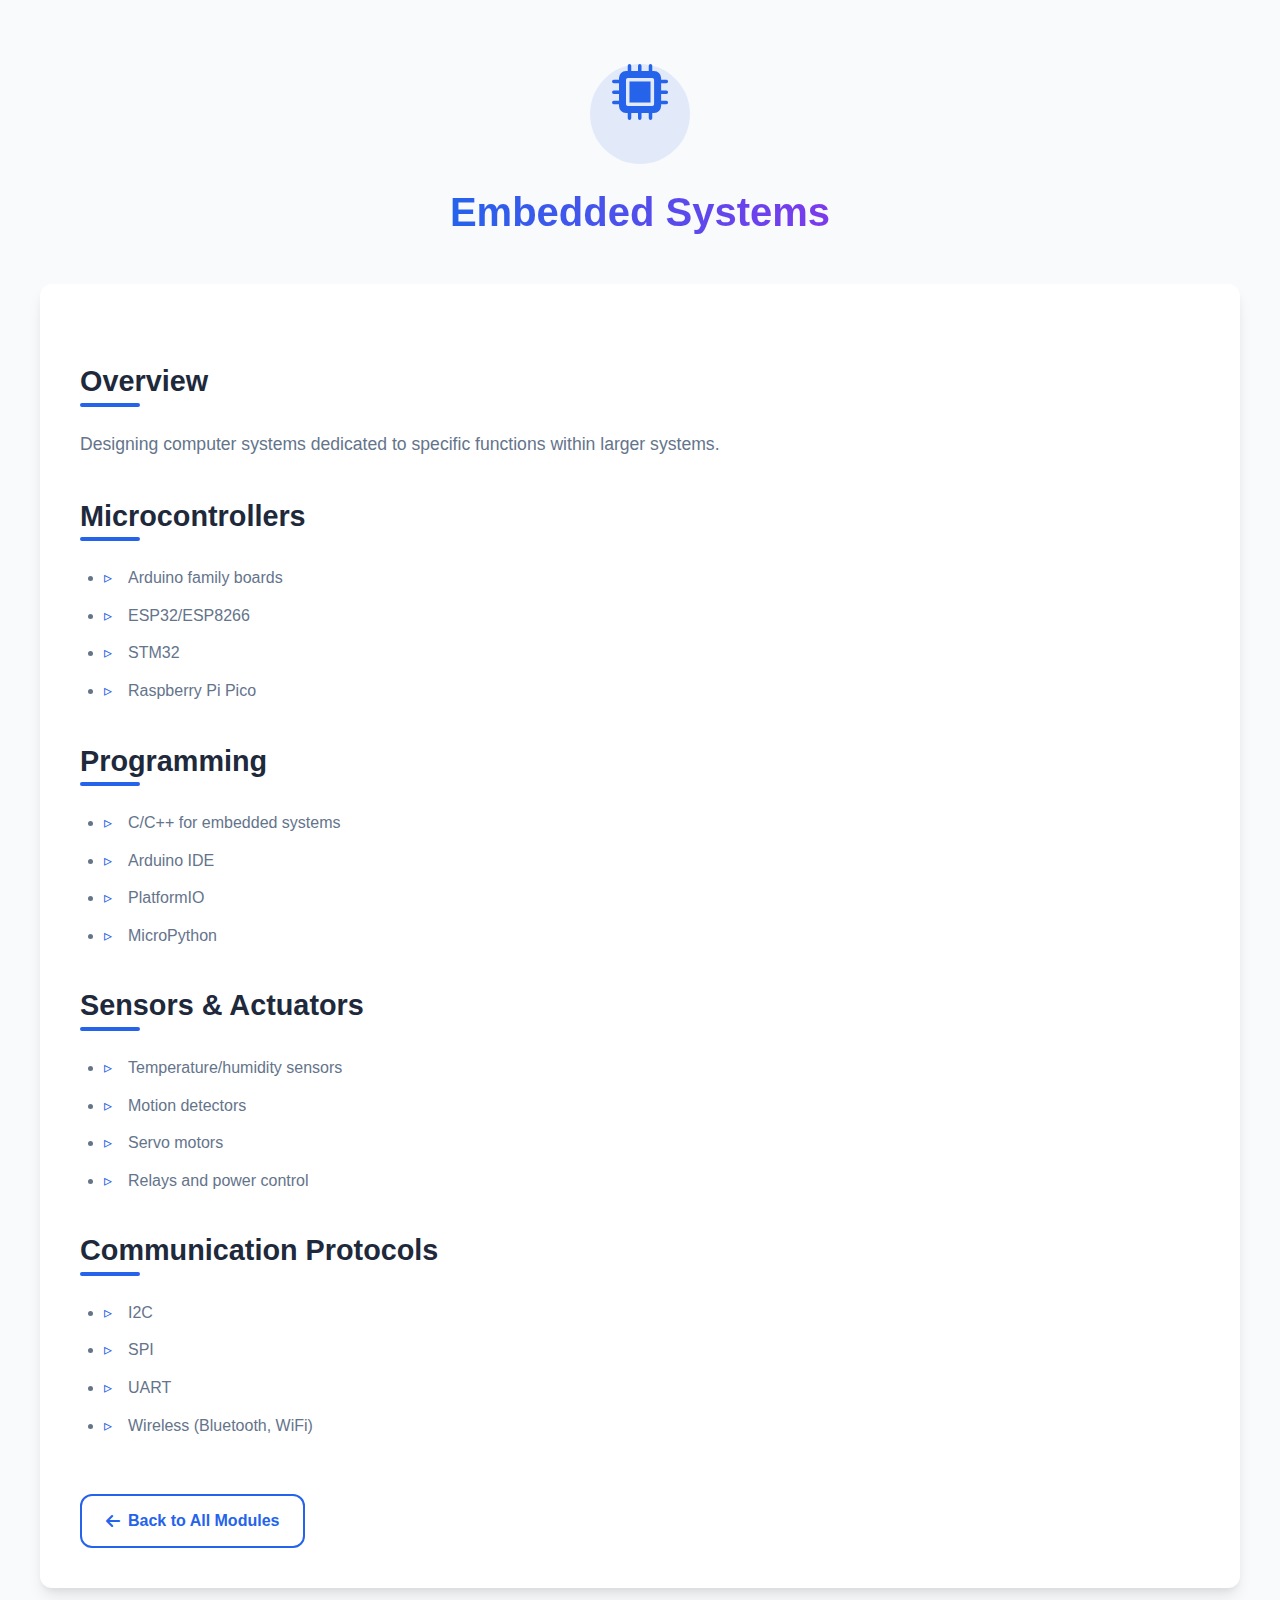
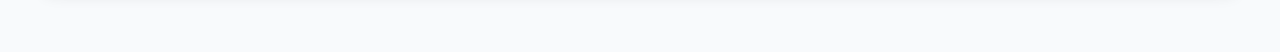
<file: embedded-systems.html>
<!DOCTYPE html>
<html lang="en">
<head>
    <meta charset="UTF-8">
    <meta name="viewport" content="width=device-width, initial-scale=1.0">
    <title>Embedded Systems Module | Digital FABLAB</title>
    <link rel="stylesheet" href="styles.css">
    <link href="https://cdnjs.cloudflare.com/ajax/libs/font-awesome/6.0.0/css/all.min.css" rel="stylesheet">
    <!-- Same head content -->
</head>
<body>
    <!-- Same navbar -->

    <section class="course-detail">
        <div class="container">
            <div class="course-header">
                <i class="fas fa-microchip course-icon"></i>
                <h1>Embedded Systems</h1>
            </div>
            
            <div class="course-content">
                <h2>Overview</h2>
                <p>Designing computer systems dedicated to specific functions within larger systems.</p>
                
                <h2>Microcontrollers</h2>
                <ul>
                    <li>Arduino family boards</li>
                    <li>ESP32/ESP8266</li>
                    <li>STM32</li>
                    <li>Raspberry Pi Pico</li>
                </ul>
                
                <h2>Programming</h2>
                <ul>
                    <li>C/C++ for embedded systems</li>
                    <li>Arduino IDE</li>
                    <li>PlatformIO</li>
                    <li>MicroPython</li>
                </ul>
                
                <h2>Sensors & Actuators</h2>
                <ul>
                    <li>Temperature/humidity sensors</li>
                    <li>Motion detectors</li>
                    <li>Servo motors</li>
                    <li>Relays and power control</li>
                </ul>
                
                <h2>Communication Protocols</h2>
                <ul>
                    <li>I2C</li>
                    <li>SPI</li>
                    <li>UART</li>
                    <li>Wireless (Bluetooth, WiFi)</li>
                </ul>
                
                <a href="index.html#courses" class="back-button"><i class="fas fa-arrow-left"></i> Back to All Modules</a>
            </div>
        </div>
    </section>

    <!-- Same footer -->
</body>
</html>
</file>
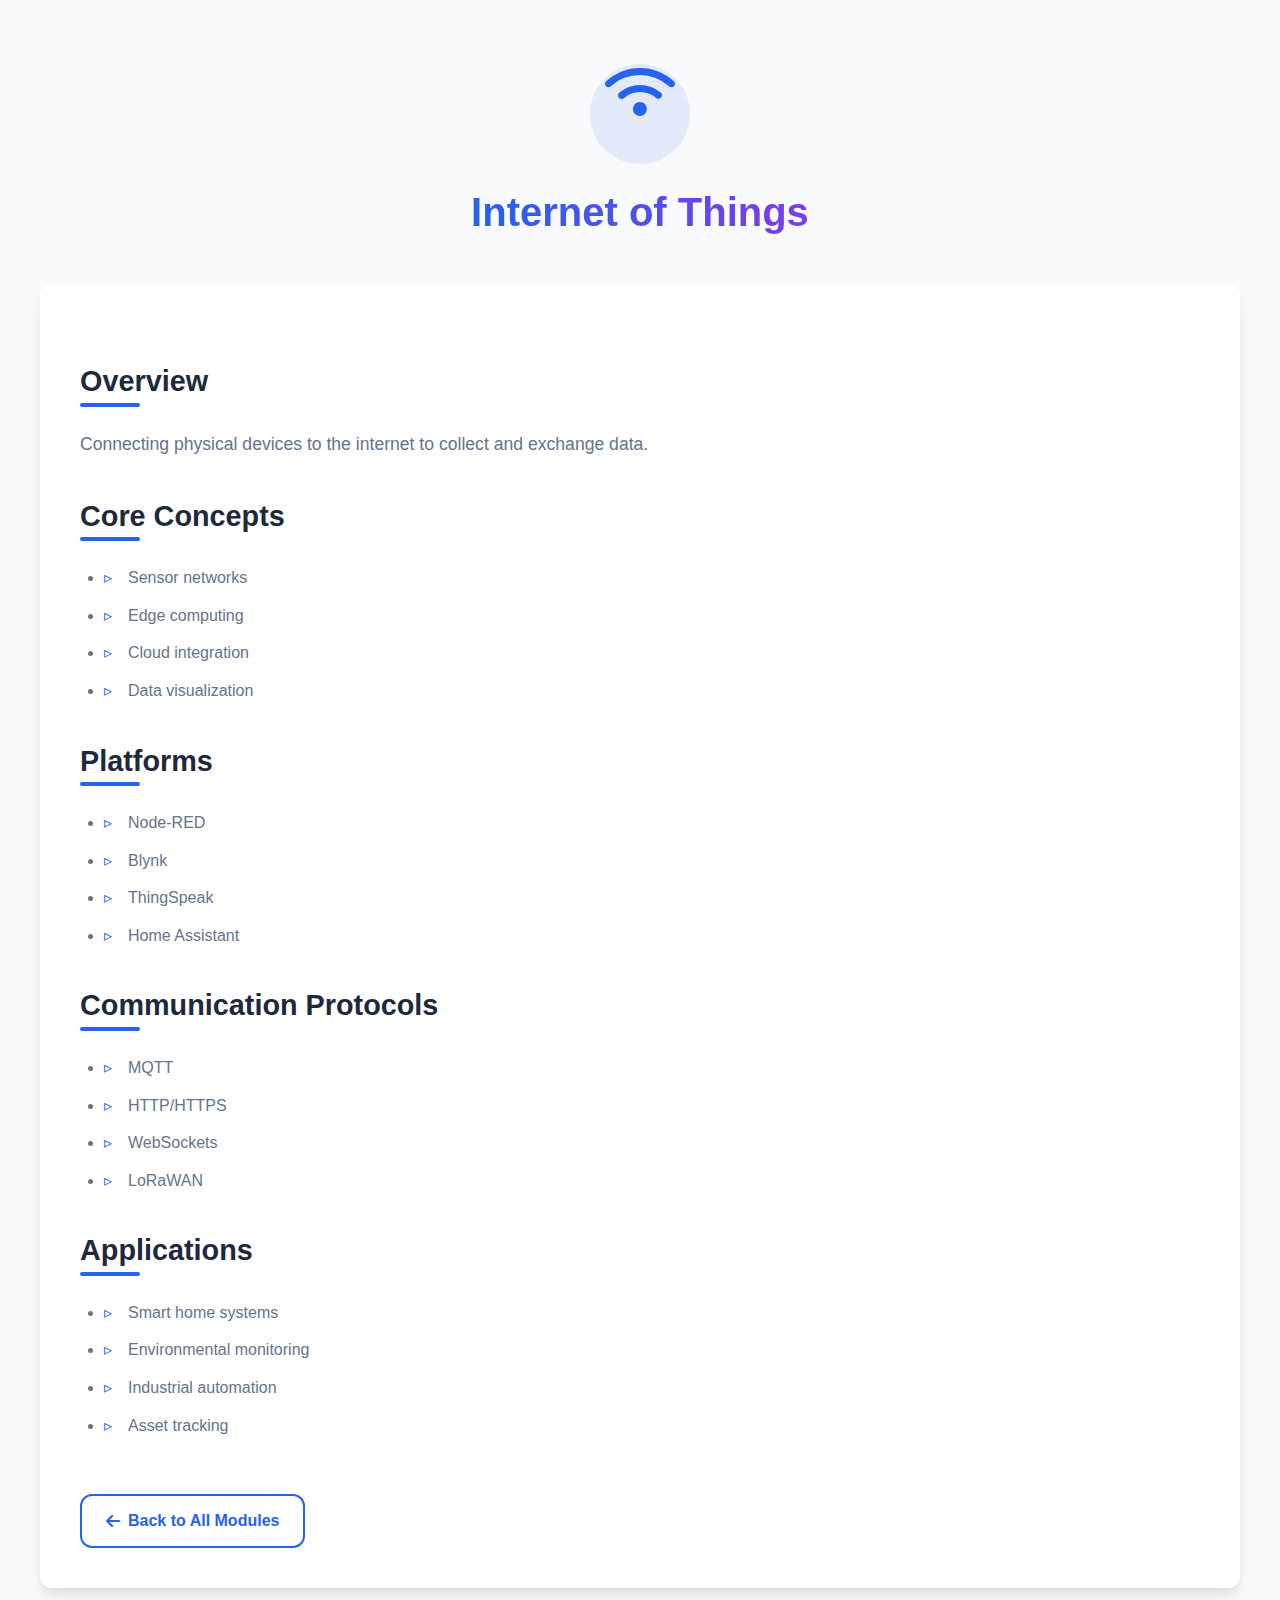
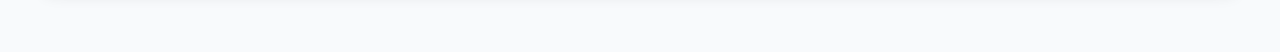
<file: iot.html>
<!DOCTYPE html>
<html lang="en">
<head>
    <meta charset="UTF-8">
    <meta name="viewport" content="width=device-width, initial-scale=1.0">
    <title>IoT Module | Digital FABLAB</title>
    <link rel="stylesheet" href="styles.css">
    <link href="https://cdnjs.cloudflare.com/ajax/libs/font-awesome/6.0.0/css/all.min.css" rel="stylesheet">
    <!-- Same head content -->
</head>
<body>
    <!-- Same navbar -->

    <section class="course-detail">
        <div class="container">
            <div class="course-header">
                <i class="fas fa-wifi course-icon"></i>
                <h1>Internet of Things</h1>
            </div>
            
            <div class="course-content">
                <h2>Overview</h2>
                <p>Connecting physical devices to the internet to collect and exchange data.</p>
                
                <h2>Core Concepts</h2>
                <ul>
                    <li>Sensor networks</li>
                    <li>Edge computing</li>
                    <li>Cloud integration</li>
                    <li>Data visualization</li>
                </ul>
                
                <h2>Platforms</h2>
                <ul>
                    <li>Node-RED</li>
                    <li>Blynk</li>
                    <li>ThingSpeak</li>
                    <li>Home Assistant</li>
                </ul>
                
                <h2>Communication Protocols</h2>
                <ul>
                    <li>MQTT</li>
                    <li>HTTP/HTTPS</li>
                    <li>WebSockets</li>
                    <li>LoRaWAN</li>
                </ul>
                
                <h2>Applications</h2>
                <ul>
                    <li>Smart home systems</li>
                    <li>Environmental monitoring</li>
                    <li>Industrial automation</li>
                    <li>Asset tracking</li>
                </ul>
                
                <a href="index.html#courses" class="back-button"><i class="fas fa-arrow-left"></i> Back to All Modules</a>
            </div>
        </div>
    </section>

    <!-- Same footer -->
</body>
</html>
</file>
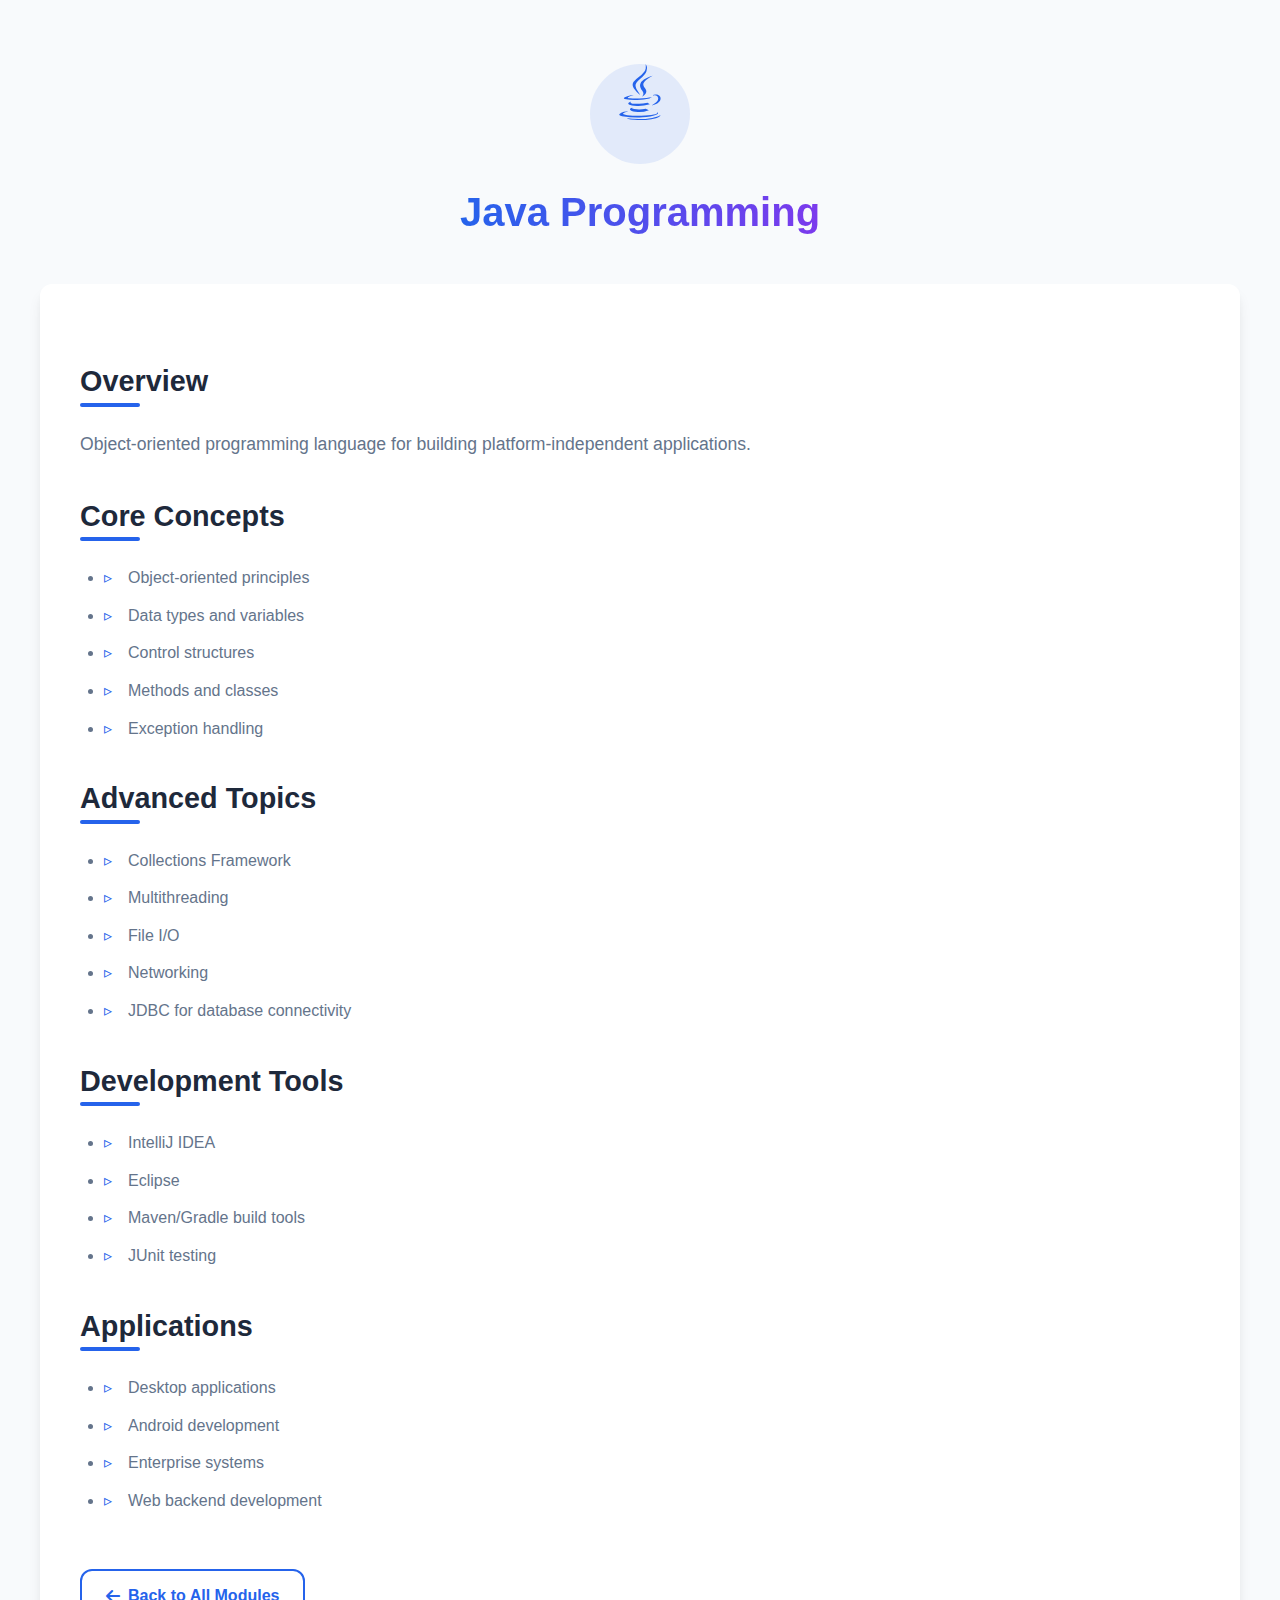
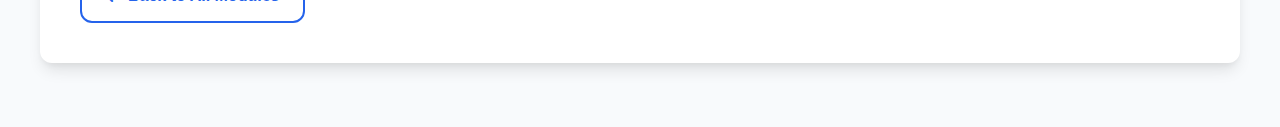
<file: java-programming.html>
<!DOCTYPE html>
<html lang="en">
<head>
    <meta charset="UTF-8">
    <meta name="viewport" content="width=device-width, initial-scale=1.0">
    <title>Java Programming Module | Digital FABLAB</title>
    <link rel="stylesheet" href="styles.css">
    <link href="https://cdnjs.cloudflare.com/ajax/libs/font-awesome/6.0.0/css/all.min.css" rel="stylesheet">
    <!-- Same head content -->
</head>
<body>
    <!-- Same navbar -->

    <section class="course-detail">
        <div class="container">
            <div class="course-header">
                <i class="fab fa-java course-icon"></i>
                <h1>Java Programming</h1>
            </div>
            
            <div class="course-content">
                <h2>Overview</h2>
                <p>Object-oriented programming language for building platform-independent applications.</p>
                
                <h2>Core Concepts</h2>
                <ul>
                    <li>Object-oriented principles</li>
                    <li>Data types and variables</li>
                    <li>Control structures</li>
                    <li>Methods and classes</li>
                    <li>Exception handling</li>
                </ul>
                
                <h2>Advanced Topics</h2>
                <ul>
                    <li>Collections Framework</li>
                    <li>Multithreading</li>
                    <li>File I/O</li>
                    <li>Networking</li>
                    <li>JDBC for database connectivity</li>
                </ul>
                
                <h2>Development Tools</h2>
                <ul>
                    <li>IntelliJ IDEA</li>
                    <li>Eclipse</li>
                    <li>Maven/Gradle build tools</li>
                    <li>JUnit testing</li>
                </ul>
                
                <h2>Applications</h2>
                <ul>
                    <li>Desktop applications</li>
                    <li>Android development</li>
                    <li>Enterprise systems</li>
                    <li>Web backend development</li>
                </ul>
                
                <a href="index.html#courses" class="back-button"><i class="fas fa-arrow-left"></i> Back to All Modules</a>
            </div>
        </div>
    </section>

    <!-- Same footer -->
</body>
</html>
</file>
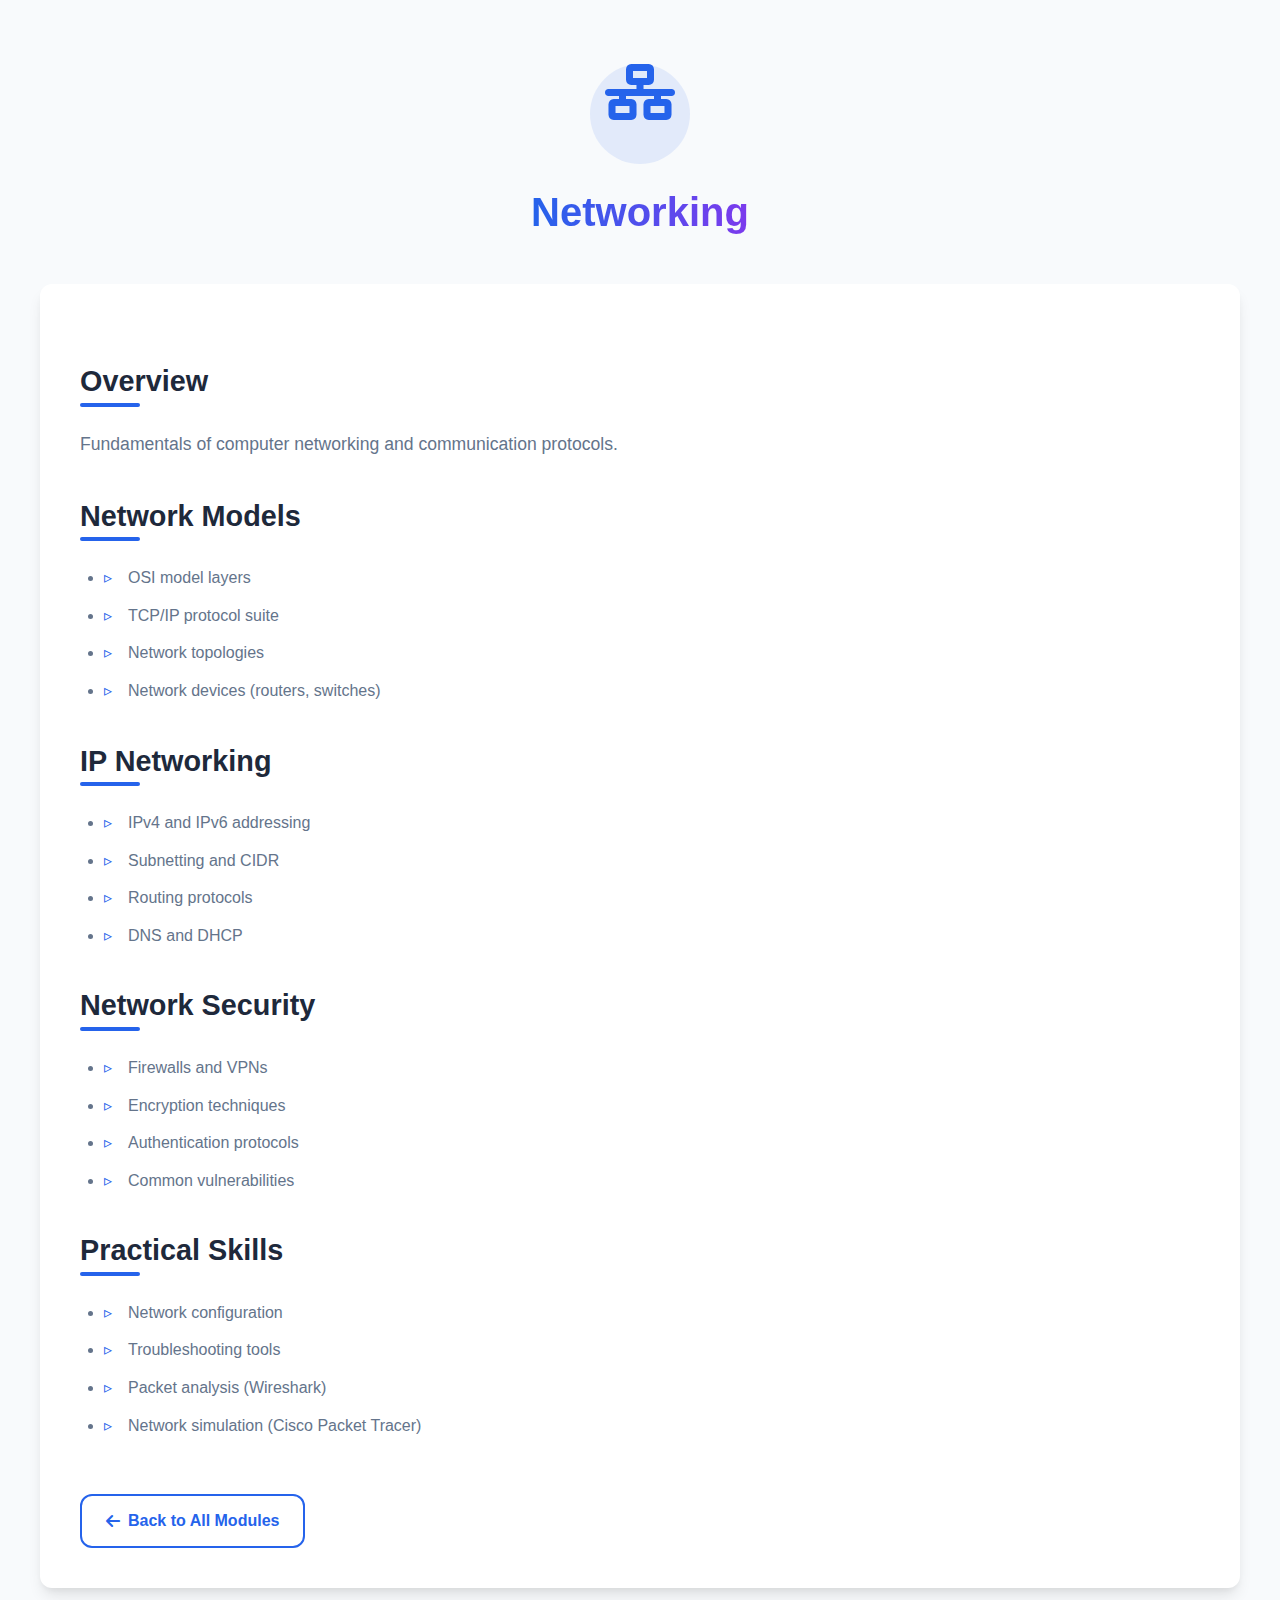
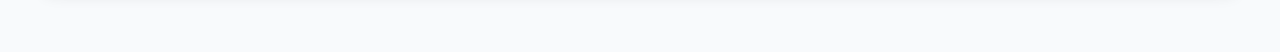
<file: networking.html>
<!DOCTYPE html>
<html lang="en">
<head>
    <meta charset="UTF-8">
    <meta name="viewport" content="width=device-width, initial-scale=1.0">
    <title>Networking Module | Digital FABLAB</title>
    <link rel="stylesheet" href="styles.css">
    <link href="https://cdnjs.cloudflare.com/ajax/libs/font-awesome/6.0.0/css/all.min.css" rel="stylesheet">
    <!-- Same head content -->
</head>
<body>
    <!-- Same navbar -->

    <section class="course-detail">
        <div class="container">
            <div class="course-header">
                <i class="fas fa-network-wired course-icon"></i>
                <h1>Networking</h1>
            </div>
            
            <div class="course-content">
                <h2>Overview</h2>
                <p>Fundamentals of computer networking and communication protocols.</p>
                
                <h2>Network Models</h2>
                <ul>
                    <li>OSI model layers</li>
                    <li>TCP/IP protocol suite</li>
                    <li>Network topologies</li>
                    <li>Network devices (routers, switches)</li>
                </ul>
                
                <h2>IP Networking</h2>
                <ul>
                    <li>IPv4 and IPv6 addressing</li>
                    <li>Subnetting and CIDR</li>
                    <li>Routing protocols</li>
                    <li>DNS and DHCP</li>
                </ul>
                
                <h2>Network Security</h2>
                <ul>
                    <li>Firewalls and VPNs</li>
                    <li>Encryption techniques</li>
                    <li>Authentication protocols</li>
                    <li>Common vulnerabilities</li>
                </ul>
                
                <h2>Practical Skills</h2>
                <ul>
                    <li>Network configuration</li>
                    <li>Troubleshooting tools</li>
                    <li>Packet analysis (Wireshark)</li>
                    <li>Network simulation (Cisco Packet Tracer)</li>
                </ul>
                
                <a href="index.html#courses" class="back-button"><i class="fas fa-arrow-left"></i> Back to All Modules</a>
            </div>
        </div>
    </section>

    <!-- Same footer -->
</body>
</html>
</file>
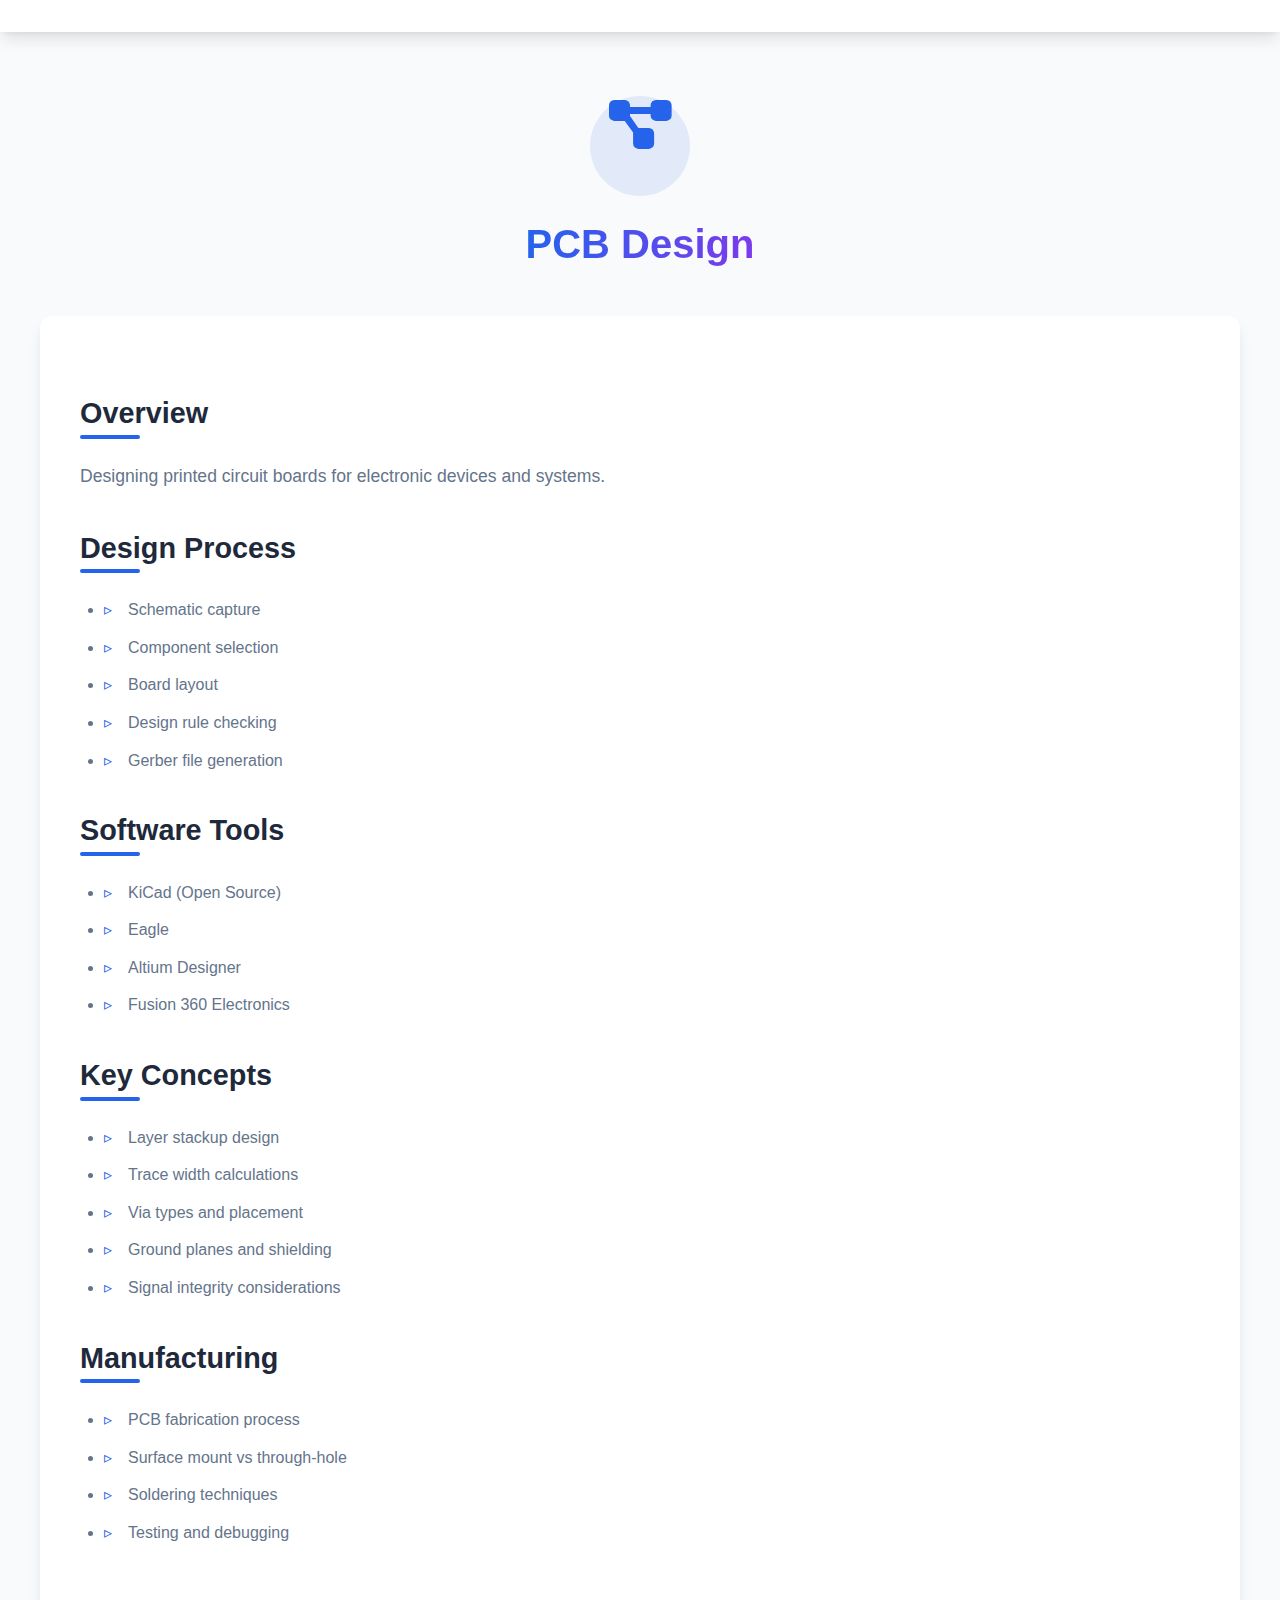
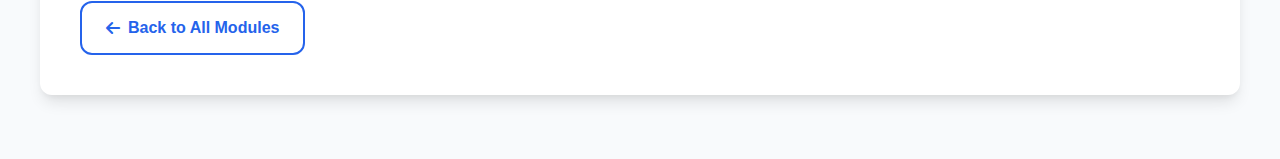
<file: pcb-design.html>
<!DOCTYPE html>
<html lang="en">
<head>
    <meta charset="UTF-8">
    <meta name="viewport" content="width=device-width, initial-scale=1.0">
    <title>PCB Design Module | Digital FABLAB</title>
    <!-- <link href="https://cdnjs.cloudflare.com/ajax/libs/font-awesome/6.0.0/css/all.min.css" rel="stylesheet">
    <link rel="stylesheet" href="styles.css"> -->
    <link rel="stylesheet" href="styles.css">
    <link href="https://cdnjs.cloudflare.com/ajax/libs/font-awesome/6.0.0/css/all.min.css" rel="stylesheet">
</head>
<body>
    <nav class="navbar">
        <!-- Same navbar as other pages -->
    </nav>

    <section class="course-detail">
        <div class="container">
            <div class="course-header">
                <i class="fas fa-project-diagram course-icon"></i>
                <h1>PCB Design</h1>
            </div>
            
            <div class="course-content">
                <h2>Overview</h2>
                <p>Designing printed circuit boards for electronic devices and systems.</p>
                
                <h2>Design Process</h2>
                <ul>
                    <li>Schematic capture</li>
                    <li>Component selection</li>
                    <li>Board layout</li>
                    <li>Design rule checking</li>
                    <li>Gerber file generation</li>
                </ul>
                
                <h2>Software Tools</h2>
                <ul>
                    <li>KiCad (Open Source)</li>
                    <li>Eagle</li>
                    <li>Altium Designer</li>
                    <li>Fusion 360 Electronics</li>
                </ul>
                
                <h2>Key Concepts</h2>
                <ul>
                    <li>Layer stackup design</li>
                    <li>Trace width calculations</li>
                    <li>Via types and placement</li>
                    <li>Ground planes and shielding</li>
                    <li>Signal integrity considerations</li>
                </ul>
                
                <h2>Manufacturing</h2>
                <ul>
                    <li>PCB fabrication process</li>
                    <li>Surface mount vs through-hole</li>
                    <li>Soldering techniques</li>
                    <li>Testing and debugging</li>
                </ul>
                
                <a href="index.html#courses" class="back-button"><i class="fas fa-arrow-left"></i> Back to All Modules</a>
            </div>
        </div>
    </section>

    <!-- Same footer as other pages -->
</body>
</html>
</file>
<file: styles.css>
/* Core Styles */
:root {
    --primary-color: #2563eb;
    --primary-dark: #1d4ed8;
    --text-color: #1e293b;
    --text-light: #64748b;
    --bg-color: #f8fafc;
    --card-bg: #ffffff;
    --border-radius: 12px;
    --box-shadow: 0 10px 15px -3px rgba(0, 0, 0, 0.1), 0 4px 6px -2px rgba(0, 0, 0, 0.05);
    --transition: all 0.3s ease;
}

body {
    font-family: 'Inter', -apple-system, BlinkMacSystemFont, 'Segoe UI', sans-serif;
    background: var(--bg-color);
    color: var(--text-color);
    margin: 0;
    padding: 0;
    line-height: 1.6;
    -webkit-font-smoothing: antialiased;
}

.container {
    max-width: 1200px;
    margin: 0 auto;
    padding: 0 2rem;
}

/* Typography */
h1, h2, h3 {
    font-weight: 700;
    line-height: 1.2;
}

h1 {
    font-size: 2.5rem;
}

h2 {
    font-size: 1.8rem;
    margin-top: 2.5rem;
    position: relative;
    padding-bottom: 0.5rem;
}

h2::after {
    content: '';
    position: absolute;
    bottom: 0;
    left: 0;
    width: 60px;
    height: 4px;
    background: var(--primary-color);
    border-radius: 2px;
}

/* Navbar */
.navbar {
    background: var(--card-bg);
    box-shadow: var(--box-shadow);
    position: sticky;
    top: 0;
    z-index: 100;
    padding: 1rem 0;
}

.nav-container {
    display: flex;
    justify-content: space-between;
    align-items: center;
}

.nav-logo {
    font-size: 1.5rem;
    font-weight: 700;
    color: var(--primary-color);
    text-decoration: none;
    transition: var(--transition);
}

.nav-logo:hover {
    color: var(--primary-dark);
}

.nav-menu {
    display: flex;
    align-items: center;
    gap: 1.5rem;
}

.nav-link {
    color: var(--text-color);
    text-decoration: none;
    font-weight: 500;
    transition: var(--transition);
    padding: 0.5rem 0;
    position: relative;
}

.nav-link:hover {
    color: var(--primary-color);
}

.nav-link::after {
    content: '';
    position: absolute;
    bottom: 0;
    left: 0;
    width: 0;
    height: 2px;
    background: var(--primary-color);
    transition: var(--transition);
}

.nav-link:hover::after {
    width: 100%;
}

.dark-mode-toggle {
    background: none;
    border: none;
    cursor: pointer;
    color: var(--text-color);
    font-size: 1.2rem;
    transition: var(--transition);
    padding: 0.5rem;
    border-radius: 50%;
}

.dark-mode-toggle:hover {
    background: rgba(0, 0, 0, 0.05);
    color: var(--primary-color);
}

/* Course Detail Section */
.course-detail {
    padding: 4rem 0;
}

.course-header {
    text-align: center;
    margin-bottom: 3rem;
    display: flex;
    flex-direction: column;
    align-items: center;
}

.course-icon {
    font-size: 3.5rem;
    color: var(--primary-color);
    background: rgba(37, 99, 235, 0.1);
    width: 100px;
    height: 100px;
    display: flex;
    align-items: center;
    justify-content: center;
    border-radius: 50%;
    margin-bottom: 1.5rem;
}

.course-header h1 {
    margin: 0;
    background: linear-gradient(90deg, var(--primary-color), #7c3aed);
    -webkit-background-clip: text;
    background-clip: text;
    color: transparent;
    display: inline-block;
}

.course-content {
    background: var(--card-bg);
    padding: 2.5rem;
    border-radius: var(--border-radius);
    box-shadow: var(--box-shadow);
}

.course-content p {
    color: var(--text-light);
    margin-bottom: 1.5rem;
    font-size: 1.1rem;
}

.course-content ul {
    margin: 1.5rem 0;
    padding-left: 1.5rem;
}

.course-content li {
    margin-bottom: 0.75rem;
    color: var(--text-light);
    position: relative;
    padding-left: 1.5rem;
}

.course-content li::before {
    content: '▹';
    position: absolute;
    left: 0;
    color: var(--primary-color);
}

/* Back Button */
.back-button {
    display: inline-flex;
    align-items: center;
    gap: 0.5rem;
    margin-top: 2rem;
    color: var(--primary-color);
    text-decoration: none;
    font-weight: 600;
    transition: var(--transition);
    padding: 0.75rem 1.5rem;
    border: 2px solid var(--primary-color);
    border-radius: var(--border-radius);
}

.back-button:hover {
    background: var(--primary-color);
    color: white;
    transform: translateY(-2px);
}

/* Footer */
footer {
    background: var(--text-color);
    color: white;
    padding: 3rem 0;
    margin-top: 4rem;
}

.footer-content {
    display: grid;
    grid-template-columns: repeat(auto-fit, minmax(200px, 1fr));
    gap: 2rem;
}

.copyright {
    text-align: center;
    margin-top: 3rem;
    padding-top: 2rem;
    border-top: 1px solid rgba(255, 255, 255, 0.1);
    color: rgba(255, 255, 255, 0.7);
}

/* Responsive Design */
@media (max-width: 768px) {
    .container {
        padding: 0 1.5rem;
    }

    .nav-menu {
        gap: 1rem;
    }

    .course-header h1 {
        font-size: 2rem;
    }

    .course-content {
        padding: 1.5rem;
    }
}

@media (max-width: 576px) {
    .nav-container {
        flex-direction: column;
        gap: 1rem;
    }

    .nav-menu {
        flex-wrap: wrap;
        justify-content: center;
    }

    h1 {
        font-size: 2rem;
    }

    h2 {
        font-size: 1.5rem;
    }
}
</file>
